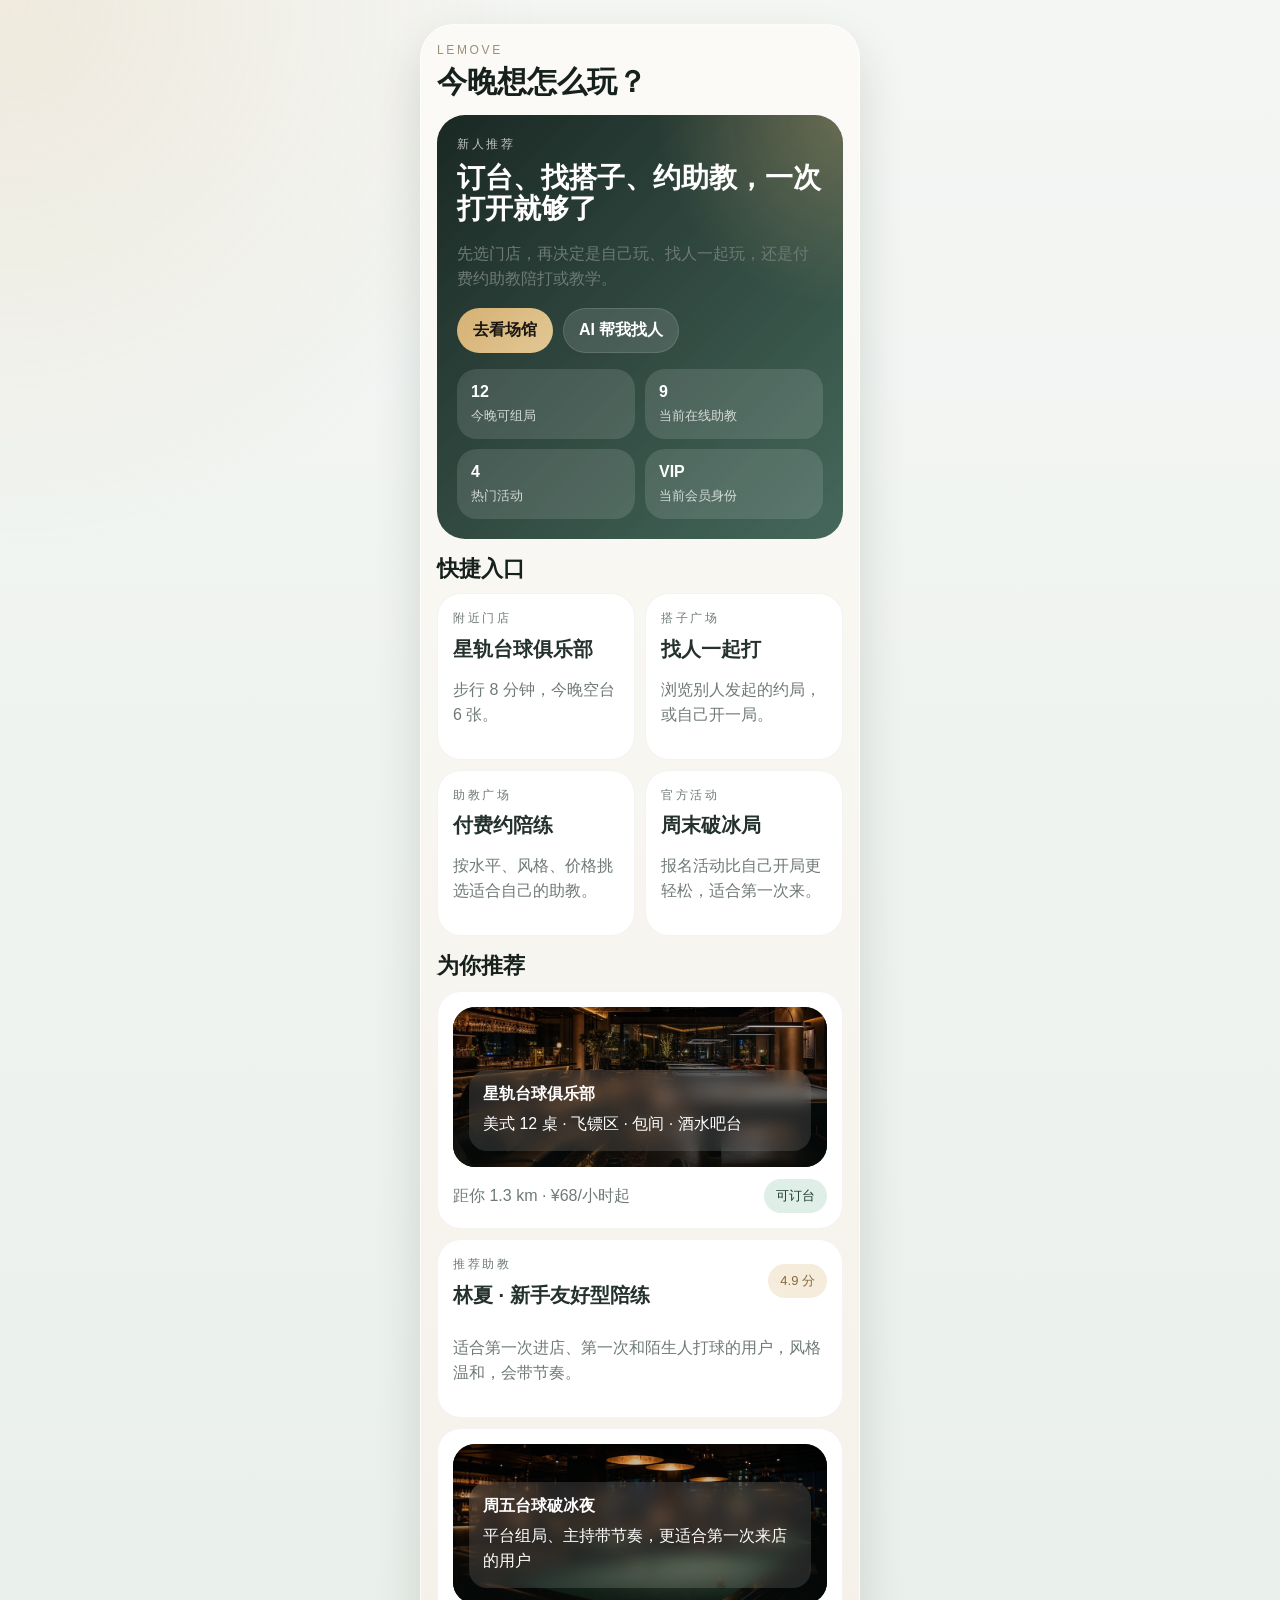
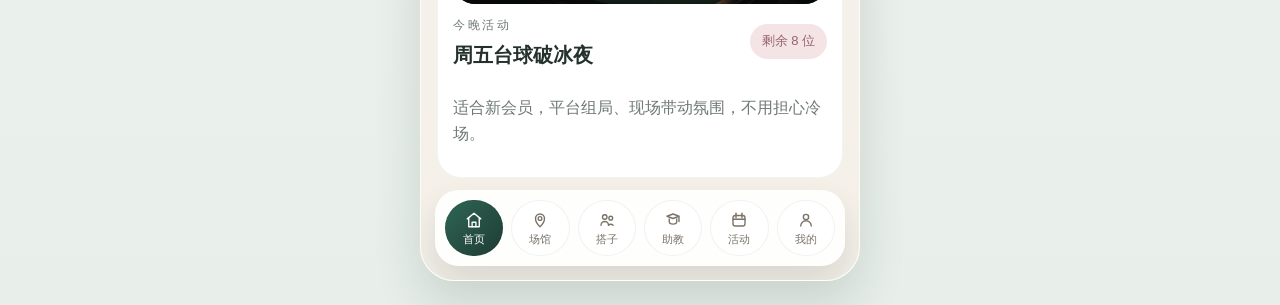
<file: index.html>
<!DOCTYPE html>
<html lang="zh-CN">
  <head>
    <meta charset="UTF-8" />
    <meta name="viewport" content="width=device-width, initial-scale=1.0, viewport-fit=cover" />
    <title>乐动平台 - 首页</title>
    <link rel="stylesheet" href="./app.css" />
  </head>
  <body data-page="home">
    <div class="demo-shell">
      <div class="phone">
        <main class="page">
          <header class="page-head">
            <div class="page-title-wrap">
              <p class="eyebrow">LeMove</p>
              <h1>今晚想怎么玩？</h1>
            </div>
          </header>

          <section class="hero-card">
            <p class="eyebrow" style="color: rgba(255,255,255,0.72)">新人推荐</p>
            <h2>订台、找搭子、约助教，一次打开就够了</h2>
            <p>先选门店，再决定是自己玩、找人一起玩，还是付费约助教陪打或教学。</p>
            <div class="hero-actions">
              <a class="primary-btn" href="venues.html">去看场馆</a>
              <a class="ghost-btn" href="ai-match.html">AI 帮我找人</a>
            </div>
            <div class="metrics">
              <div class="metric">
                <strong>12</strong>
                <span>今晚可组局</span>
              </div>
              <div class="metric">
                <strong>9</strong>
                <span>当前在线助教</span>
              </div>
              <div class="metric">
                <strong>4</strong>
                <span>热门活动</span>
              </div>
              <div class="metric">
                <strong>VIP</strong>
                <span>当前会员身份</span>
              </div>
            </div>
          </section>

          <section class="section">
            <div class="section-head">
              <h2 class="section-title">快捷入口</h2>
            </div>
            <div class="quick-grid">
              <a class="card" href="venue-detail.html">
                <p class="meta-label">附近门店</p>
                <h3 class="card-title">星轨台球俱乐部</h3>
                <p>步行 8 分钟，今晚空台 6 张。</p>
              </a>
              <a class="card" href="buddies.html">
                <p class="meta-label">搭子广场</p>
                <h3 class="card-title">找人一起打</h3>
                <p>浏览别人发起的约局，或自己开一局。</p>
              </a>
              <a class="card" href="coaches.html">
                <p class="meta-label">助教广场</p>
                <h3 class="card-title">付费约陪练</h3>
                <p>按水平、风格、价格挑选适合自己的助教。</p>
              </a>
              <a class="card" href="events.html">
                <p class="meta-label">官方活动</p>
                <h3 class="card-title">周末破冰局</h3>
                <p>报名活动比自己开局更轻松，适合第一次来。</p>
              </a>
            </div>
          </section>

          <section class="section">
            <div class="section-head">
              <h2 class="section-title">为你推荐</h2>
            </div>
            <div class="list-stack">
              <a class="list-card" href="venue-detail.html">
                <div class="cover has-image">
                  <img src="./lounge.jpg" alt="场馆环境图" />
                  <div class="cover-inner">
                    <div class="overlay-card">
                      <strong>星轨台球俱乐部</strong>
                      <p>美式 12 桌 · 飞镖区 · 包间 · 酒水吧台</p>
                    </div>
                  </div>
                </div>
                <div class="info-row">
                  <span>距你 1.3 km · ¥68/小时起</span>
                  <span class="pill green">可订台</span>
                </div>
              </a>

              <a class="list-card" href="coach-detail.html">
                <div class="info-row">
                  <div>
                    <p class="meta-label">推荐助教</p>
                    <h3>林夏 · 新手友好型陪练</h3>
                  </div>
                  <span class="pill gold">4.9 分</span>
                </div>
                <p>适合第一次进店、第一次和陌生人打球的用户，风格温和，会带节奏。</p>
              </a>

              <a class="list-card" href="event-detail.html">
                <div class="cover has-image">
                  <img src="./lamp.jpg" alt="活动氛围图" />
                  <div class="cover-inner">
                    <div class="overlay-card">
                      <strong>周五台球破冰夜</strong>
                      <p>平台组局、主持带节奏，更适合第一次来店的用户</p>
                    </div>
                  </div>
                </div>
                <div class="info-row">
                  <div>
                    <p class="meta-label">今晚活动</p>
                    <h3>周五台球破冰夜</h3>
                  </div>
                  <span class="pill rose">剩余 8 位</span>
                </div>
                <p>适合新会员，平台组局、现场带动氛围，不用担心冷场。</p>
              </a>
            </div>
          </section>
        </main>

        <nav class="tabbar">
          <a class="tab" data-tab="home" href="index.html">首页</a>
          <a class="tab" data-tab="venues" href="venues.html">场馆</a>
          <a class="tab" data-tab="buddies" href="buddies.html">搭子</a>
          <a class="tab" data-tab="coaches" href="coaches.html">助教</a>
          <a class="tab" data-tab="events" href="events.html">活动</a>
          <a class="tab" data-tab="profile" href="profile.html">我的</a>
        </nav>
      </div>
    </div>
    <div class="toast" id="toast"></div>
    <script src="./app.js"></script>
  </body>
</html>
</file>
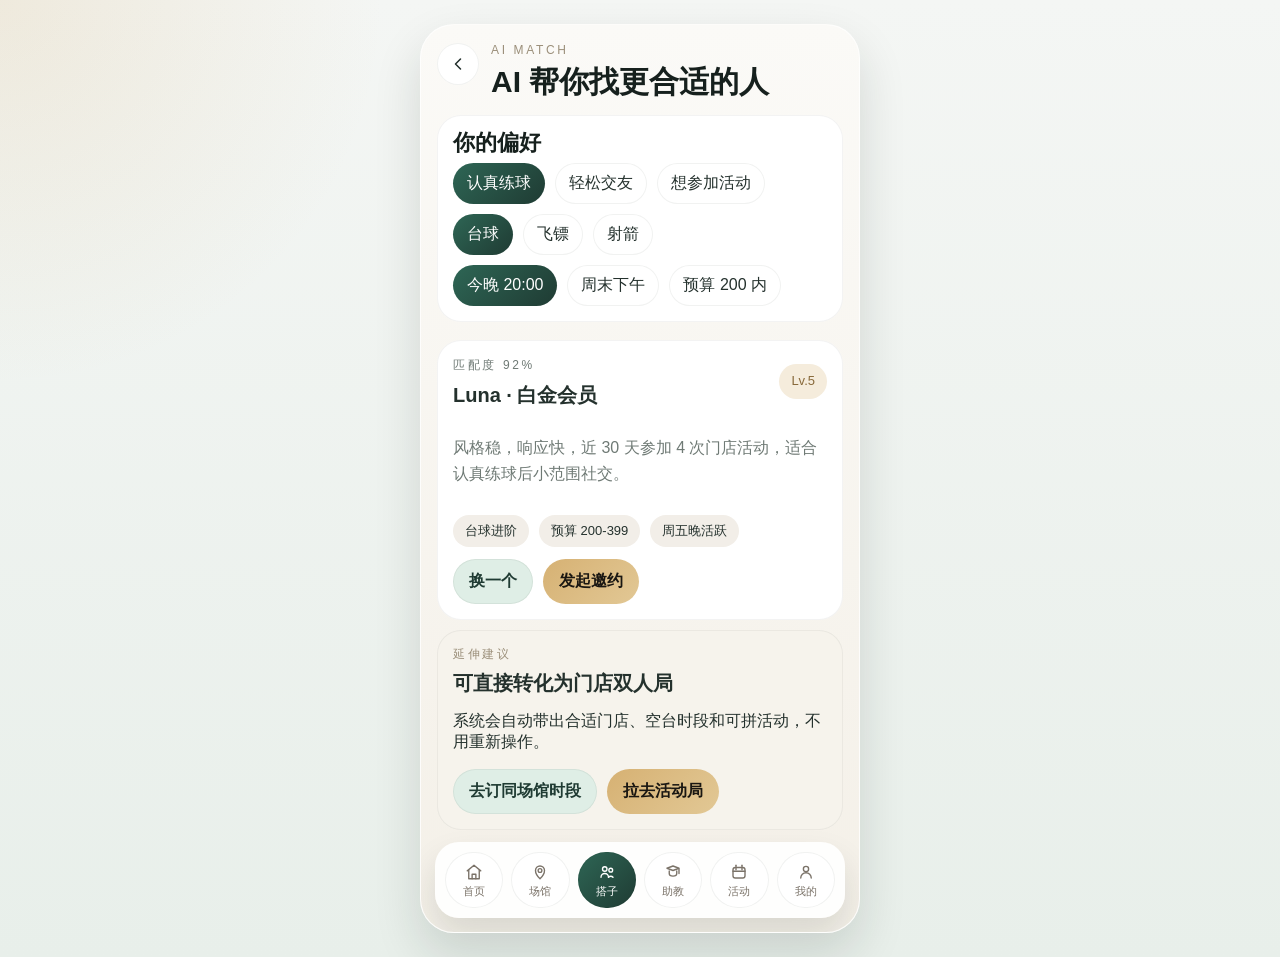
<file: ai-match.html>
<!DOCTYPE html>
<html lang="zh-CN">
  <head>
    <meta charset="UTF-8" />
    <meta name="viewport" content="width=device-width, initial-scale=1.0, viewport-fit=cover" />
    <title>乐动平台 - AI 搭子匹配</title>
    <link rel="stylesheet" href="./app.css" />
  </head>
  <body data-page="buddies">
    <div class="demo-shell">
      <div class="phone">
        <main class="page">
          <header class="page-head with-back">
            <button class="icon-btn" data-icon-button="back" aria-label="返回" data-back>返</button>
            <div class="page-title-wrap">
              <p class="eyebrow">AI Match</p>
              <h1>AI 帮你找更合适的人</h1>
            </div>
          </header>

          <section class="card">
            <div class="section-head" style="margin-bottom: 8px">
              <h2 class="section-title">你的偏好</h2>
            </div>
            <div class="chip-row" data-chip-group>
              <button class="chip active">认真练球</button>
              <button class="chip">轻松交友</button>
              <button class="chip">想参加活动</button>
            </div>
            <div class="chip-row" data-chip-group style="margin-top: 10px">
              <button class="chip active">台球</button>
              <button class="chip">飞镖</button>
              <button class="chip">射箭</button>
            </div>
            <div class="chip-row" data-chip-group style="margin-top: 10px">
              <button class="chip active">今晚 20:00</button>
              <button class="chip">周末下午</button>
              <button class="chip">预算 200 内</button>
            </div>
          </section>

          <section class="section">
            <div class="list-stack">
              <div class="list-card">
                <div class="info-row">
                  <div>
                    <p class="meta-label">匹配度 92%</p>
                    <h3>Luna · 白金会员</h3>
                  </div>
                  <span class="pill gold">Lv.5</span>
                </div>
                <p>风格稳，响应快，近 30 天参加 4 次门店活动，适合认真练球后小范围社交。</p>
                <div class="badge-row">
                  <span class="pill">台球进阶</span>
                  <span class="pill">预算 200-399</span>
                  <span class="pill">周五晚活跃</span>
                </div>
                <div class="dual-actions">
                  <button class="secondary-btn" data-toast="已换一位新的推荐人选">换一个</button>
                  <button class="primary-btn" data-toast="邀约已发出，系统已保留同场馆时段">发起邀约</button>
                </div>
              </div>

              <div class="summary-card">
                <p class="meta-label">延伸建议</p>
                <h3>可直接转化为门店双人局</h3>
                <p>系统会自动带出合适门店、空台时段和可拼活动，不用重新操作。</p>
                <div class="hero-actions">
                  <a class="secondary-btn" href="booking.html">去订同场馆时段</a>
                  <a class="primary-btn" href="event-detail.html">拉去活动局</a>
                </div>
              </div>
            </div>
          </section>
        </main>

        <nav class="tabbar">
          <a class="tab" data-tab="home" href="index.html">首页</a>
          <a class="tab" data-tab="venues" href="venues.html">场馆</a>
          <a class="tab" data-tab="buddies" href="buddies.html">搭子</a>
          <a class="tab" data-tab="coaches" href="coaches.html">助教</a>
          <a class="tab" data-tab="events" href="events.html">活动</a>
          <a class="tab" data-tab="profile" href="profile.html">我的</a>
        </nav>
      </div>
    </div>
    <div class="toast" id="toast"></div>
    <script src="./app.js"></script>
  </body>
</html>
</file>
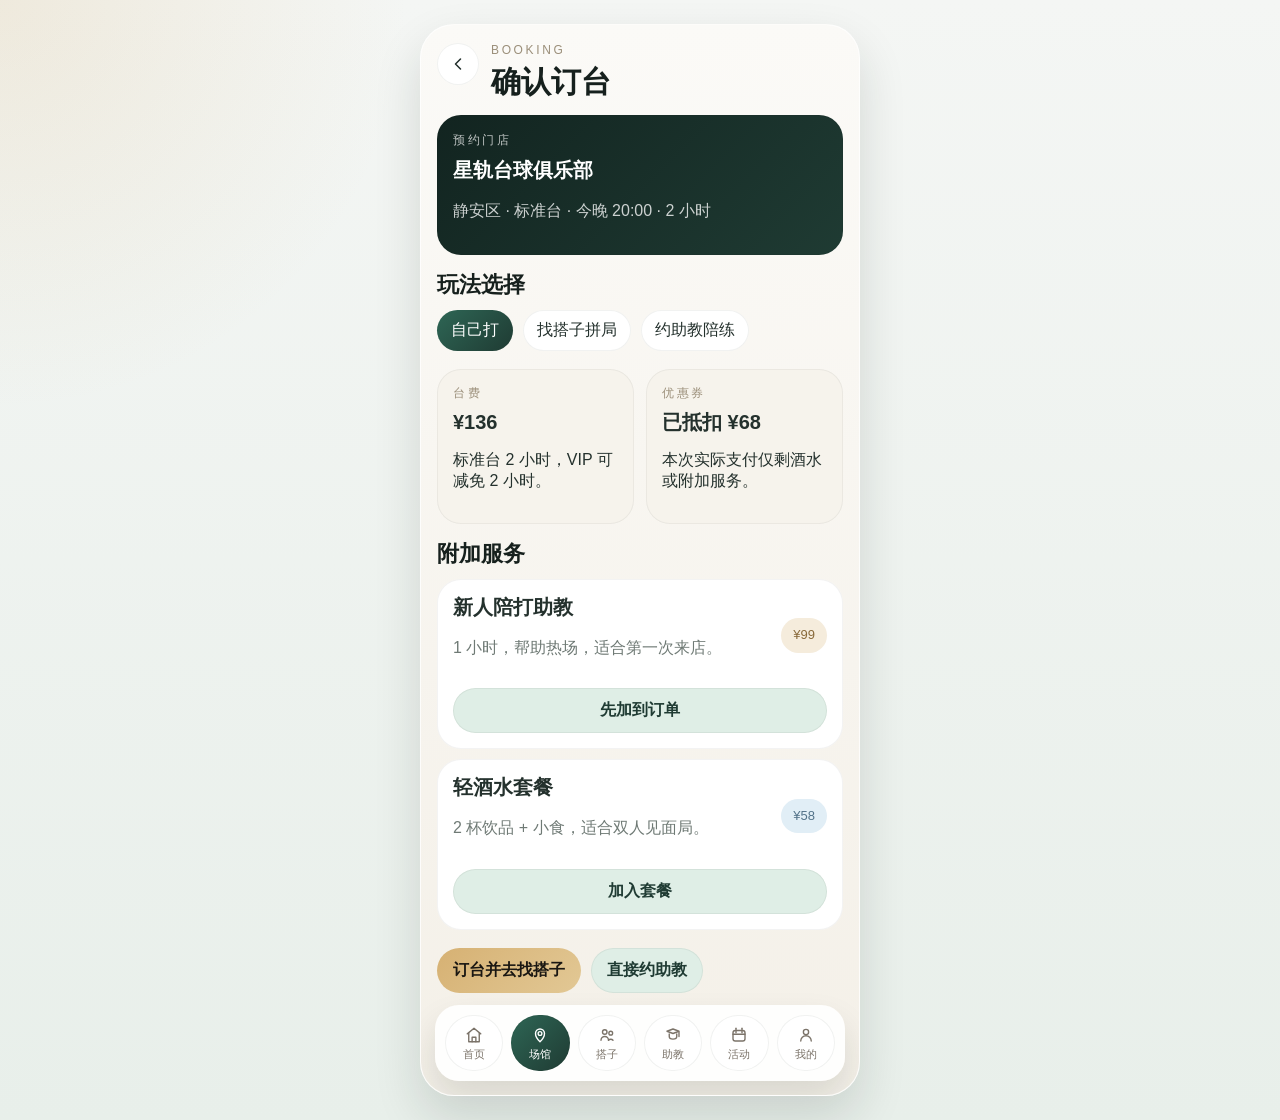
<file: booking.html>
<!DOCTYPE html>
<html lang="zh-CN">
  <head>
    <meta charset="UTF-8" />
    <meta name="viewport" content="width=device-width, initial-scale=1.0, viewport-fit=cover" />
    <title>乐动平台 - 订台</title>
    <link rel="stylesheet" href="./app.css" />
  </head>
  <body data-page="venues">
    <div class="demo-shell">
      <div class="phone">
        <main class="page">
          <header class="page-head with-back">
            <button class="icon-btn" data-icon-button="back" aria-label="返回" data-back>返</button>
            <div class="page-title-wrap">
              <p class="eyebrow">Booking</p>
              <h1>确认订台</h1>
            </div>
          </header>

          <section class="card dark">
            <p class="meta-label" style="color: rgba(255,255,255,0.72)">预约门店</p>
            <h3 class="card-title">星轨台球俱乐部</h3>
            <p>静安区 · 标准台 · 今晚 20:00 · 2 小时</p>
          </section>

          <section class="section">
            <div class="section-head">
              <h2 class="section-title">玩法选择</h2>
            </div>
            <div class="mini-tabs" data-chip-group>
              <button class="seg-btn active">自己打</button>
              <button class="seg-btn">找搭子拼局</button>
              <button class="seg-btn">约助教陪练</button>
            </div>
          </section>

          <section class="section">
            <div class="summary-grid">
              <div class="summary-card">
                <p class="meta-label">台费</p>
                <h3>¥136</h3>
                <p>标准台 2 小时，VIP 可减免 2 小时。</p>
              </div>
              <div class="summary-card">
                <p class="meta-label">优惠券</p>
                <h3>已抵扣 ¥68</h3>
                <p>本次实际支付仅剩酒水或附加服务。</p>
              </div>
            </div>
          </section>

          <section class="section">
            <div class="section-head">
              <h2 class="section-title">附加服务</h2>
            </div>
            <div class="list-stack">
              <div class="list-card">
                <div class="info-row">
                  <div>
                    <h3>新人陪打助教</h3>
                    <p>1 小时，帮助热场，适合第一次来店。</p>
                  </div>
                  <span class="pill gold">¥99</span>
                </div>
                <button class="secondary-btn" data-toast="已加入助教候选，下单后可继续选择">先加到订单</button>
              </div>
              <div class="list-card">
                <div class="info-row">
                  <div>
                    <h3>轻酒水套餐</h3>
                    <p>2 杯饮品 + 小食，适合双人见面局。</p>
                  </div>
                  <span class="pill blue">¥58</span>
                </div>
                <button class="secondary-btn" data-toast="酒水套餐已加入订单">加入套餐</button>
              </div>
            </div>
          </section>

          <section class="section section-stack">
            <a class="primary-btn" href="buddies.html">订台并去找搭子</a>
            <a class="secondary-btn" href="coach-booking.html">直接约助教</a>
          </section>
        </main>

        <nav class="tabbar">
          <a class="tab" data-tab="home" href="index.html">首页</a>
          <a class="tab" data-tab="venues" href="venues.html">场馆</a>
          <a class="tab" data-tab="buddies" href="buddies.html">搭子</a>
          <a class="tab" data-tab="coaches" href="coaches.html">助教</a>
          <a class="tab" data-tab="events" href="events.html">活动</a>
          <a class="tab" data-tab="profile" href="profile.html">我的</a>
        </nav>
      </div>
    </div>
    <div class="toast" id="toast"></div>
    <script src="./app.js"></script>
  </body>
</html>
</file>
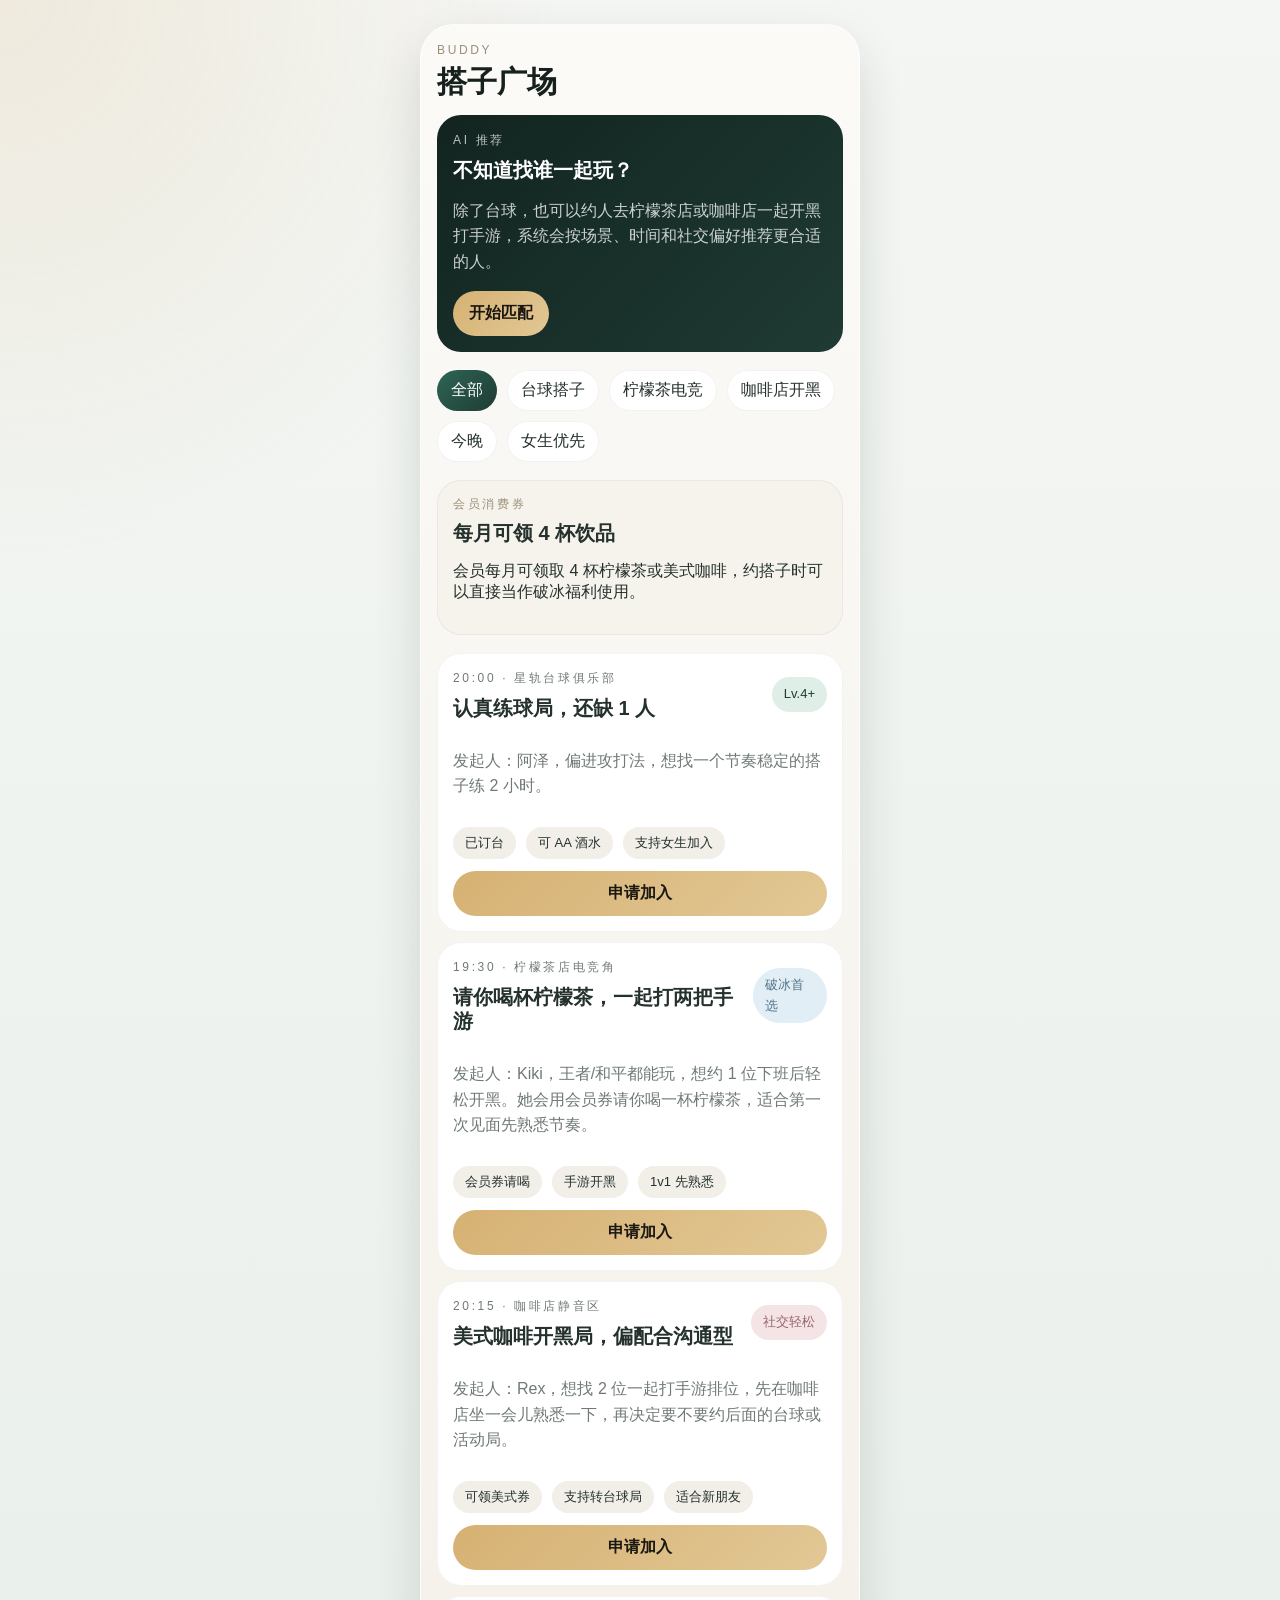
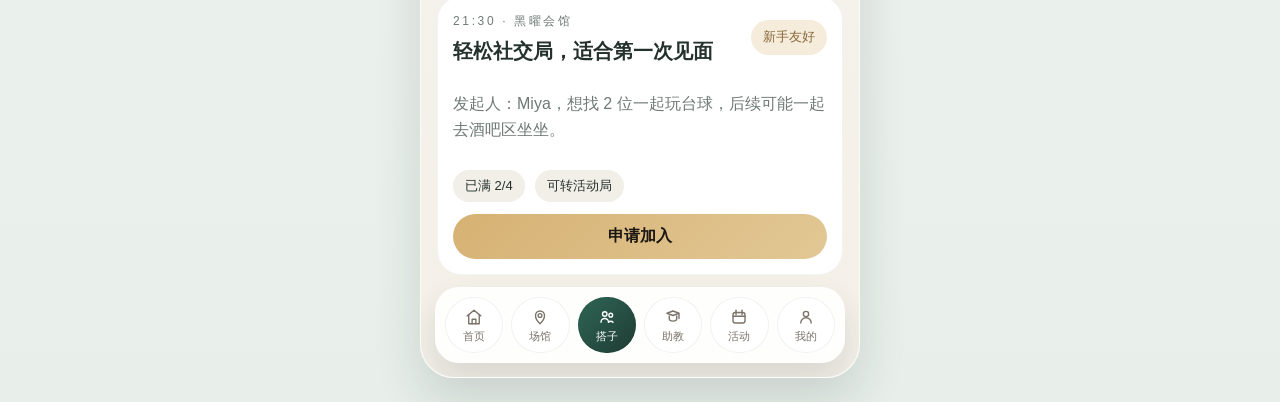
<file: buddies.html>
<!DOCTYPE html>
<html lang="zh-CN">
  <head>
    <meta charset="UTF-8" />
    <meta name="viewport" content="width=device-width, initial-scale=1.0, viewport-fit=cover" />
    <title>乐动平台 - 搭子</title>
    <link rel="stylesheet" href="./app.css" />
  </head>
  <body data-page="buddies">
    <div class="demo-shell">
      <div class="phone">
        <main class="page">
          <header class="page-head">
            <div class="page-title-wrap">
              <p class="eyebrow">Buddy</p>
              <h1>搭子广场</h1>
            </div>
          </header>

          <section class="card dark">
            <p class="meta-label" style="color: rgba(255,255,255,0.72)">AI 推荐</p>
            <h3 class="card-title">不知道找谁一起玩？</h3>
            <p>除了台球，也可以约人去柠檬茶店或咖啡店一起开黑打手游，系统会按场景、时间和社交偏好推荐更合适的人。</p>
            <div class="hero-actions">
              <a class="primary-btn" href="ai-match.html">开始匹配</a>
            </div>
          </section>

          <section class="section">
            <div class="chip-row" data-buddy-filters>
              <button class="chip active" data-scene-filter="all">全部</button>
              <button class="chip" data-scene-filter="billiards">台球搭子</button>
              <button class="chip" data-scene-filter="lemontea">柠檬茶电竞</button>
              <button class="chip" data-scene-filter="coffee">咖啡店开黑</button>
              <button class="chip" data-extra-filter="tonight">今晚</button>
              <button class="chip" data-extra-filter="female">女生优先</button>
            </div>
          </section>

          <section class="section">
            <div class="summary-card">
              <p class="meta-label">会员消费券</p>
              <h3>每月可领 4 杯饮品</h3>
              <p>会员每月可领取 4 杯柠檬茶或美式咖啡，约搭子时可以直接当作破冰福利使用。</p>
            </div>
          </section>

          <section class="section">
            <div class="list-stack">
              <div class="list-card" data-buddy-card data-scene="billiards" data-filters="tonight,female">
                <div class="info-row">
                  <div>
                    <p class="meta-label">20:00 · 星轨台球俱乐部</p>
                    <h3>认真练球局，还缺 1 人</h3>
                  </div>
                  <span class="pill green">Lv.4+</span>
                </div>
                <p>发起人：阿泽，偏进攻打法，想找一个节奏稳定的搭子练 2 小时。</p>
                <div class="badge-row">
                  <span class="pill">已订台</span>
                  <span class="pill">可 AA 酒水</span>
                  <span class="pill">支持女生加入</span>
                </div>
                <button class="primary-btn" data-toast="已发送加入申请，等待对方确认">申请加入</button>
              </div>

              <div class="list-card" data-buddy-card data-scene="lemontea" data-filters="tonight,female">
                <div class="info-row">
                  <div>
                    <p class="meta-label">19:30 · 柠檬茶店电竞角</p>
                    <h3>请你喝杯柠檬茶，一起打两把手游</h3>
                  </div>
                  <span class="pill blue">破冰首选</span>
                </div>
                <p>发起人：Kiki，王者/和平都能玩，想约 1 位下班后轻松开黑。她会用会员券请你喝一杯柠檬茶，适合第一次见面先熟悉节奏。</p>
                <div class="badge-row">
                  <span class="pill">会员券请喝</span>
                  <span class="pill">手游开黑</span>
                  <span class="pill">1v1 先熟悉</span>
                </div>
                <button class="primary-btn" data-toast="已发送柠檬茶开黑申请">申请加入</button>
              </div>

              <div class="list-card" data-buddy-card data-scene="coffee" data-filters="tonight">
                <div class="info-row">
                  <div>
                    <p class="meta-label">20:15 · 咖啡店静音区</p>
                    <h3>美式咖啡开黑局，偏配合沟通型</h3>
                  </div>
                  <span class="pill rose">社交轻松</span>
                </div>
                <p>发起人：Rex，想找 2 位一起打手游排位，先在咖啡店坐一会儿熟悉一下，再决定要不要约后面的台球或活动局。</p>
                <div class="badge-row">
                  <span class="pill">可领美式券</span>
                  <span class="pill">支持转台球局</span>
                  <span class="pill">适合新朋友</span>
                </div>
                <button class="primary-btn" data-toast="已发送咖啡店开黑申请">申请加入</button>
              </div>

              <div class="list-card" data-buddy-card data-scene="billiards" data-filters="tonight">
                <div class="info-row">
                  <div>
                    <p class="meta-label">21:30 · 黑曜会馆</p>
                    <h3>轻松社交局，适合第一次见面</h3>
                  </div>
                  <span class="pill gold">新手友好</span>
                </div>
                <p>发起人：Miya，想找 2 位一起玩台球，后续可能一起去酒吧区坐坐。</p>
                <div class="badge-row">
                  <span class="pill">已满 2/4</span>
                  <span class="pill">可转活动局</span>
                </div>
                <button class="primary-btn" data-toast="申请已发出，可在我的约局里查看状态">申请加入</button>
              </div>
            </div>
          </section>
        </main>

        <nav class="tabbar">
          <a class="tab" data-tab="home" href="index.html">首页</a>
          <a class="tab" data-tab="venues" href="venues.html">场馆</a>
          <a class="tab" data-tab="buddies" href="buddies.html">搭子</a>
          <a class="tab" data-tab="coaches" href="coaches.html">助教</a>
          <a class="tab" data-tab="events" href="events.html">活动</a>
          <a class="tab" data-tab="profile" href="profile.html">我的</a>
        </nav>
      </div>
    </div>
    <div class="toast" id="toast"></div>
    <script src="./app.js"></script>
  </body>
</html>
</file>
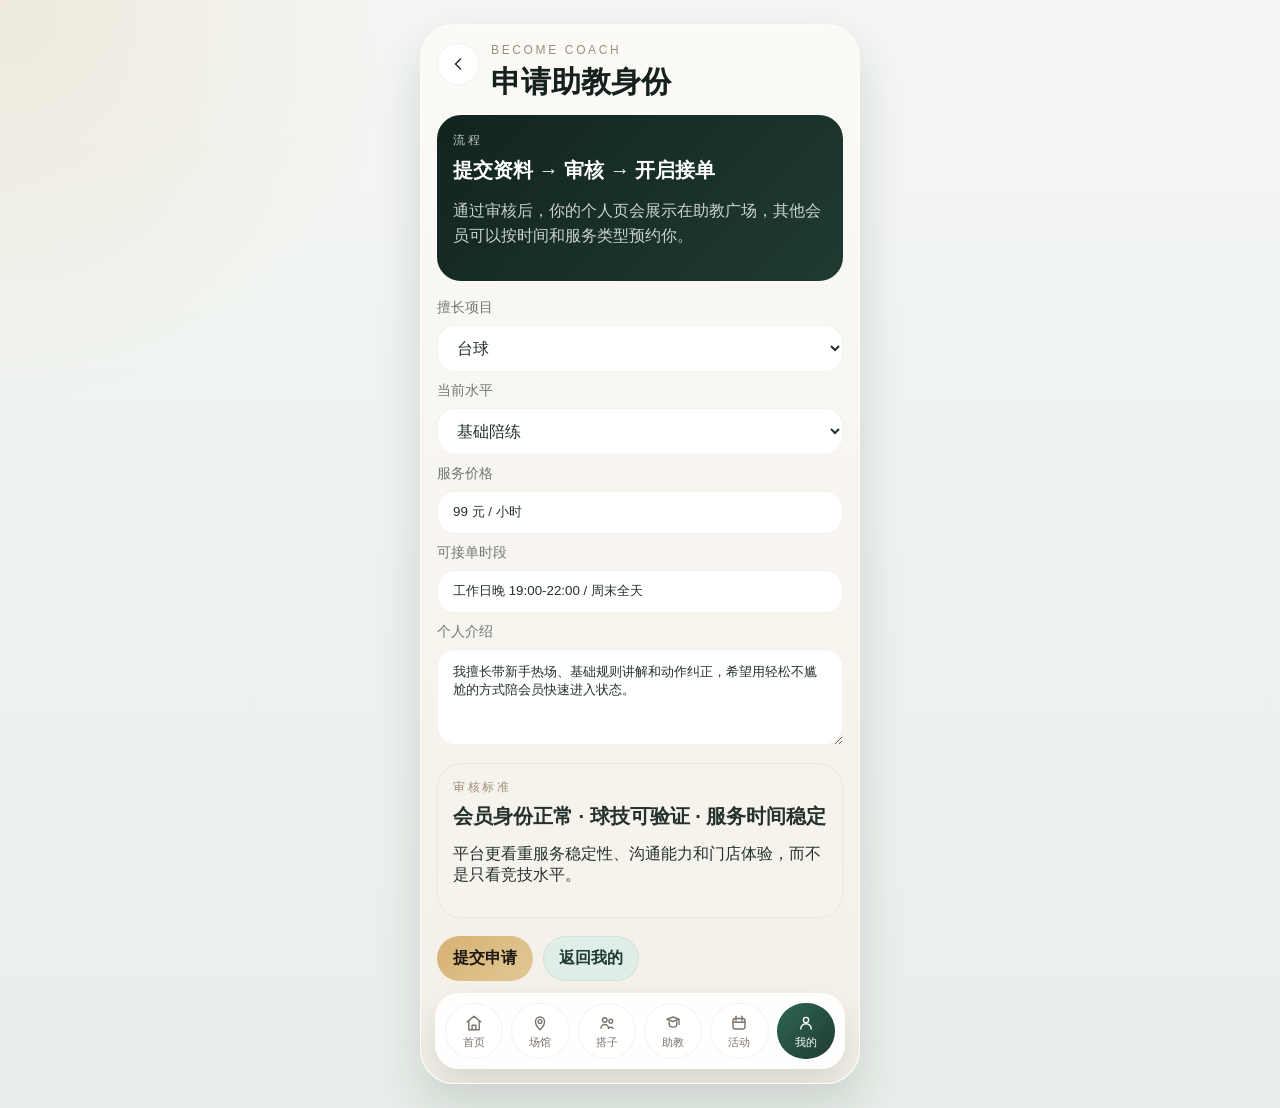
<file: coach-apply.html>
<!DOCTYPE html>
<html lang="zh-CN">
  <head>
    <meta charset="UTF-8" />
    <meta name="viewport" content="width=device-width, initial-scale=1.0, viewport-fit=cover" />
    <title>乐动平台 - 申请助教</title>
    <link rel="stylesheet" href="./app.css" />
  </head>
  <body data-page="profile">
    <div class="demo-shell">
      <div class="phone">
        <main class="page">
          <header class="page-head with-back">
            <button class="icon-btn" data-icon-button="back" aria-label="返回" data-back>返</button>
            <div class="page-title-wrap">
              <p class="eyebrow">Become Coach</p>
              <h1>申请助教身份</h1>
            </div>
          </header>

          <section class="card dark">
            <p class="meta-label" style="color: rgba(255,255,255,0.72)">流程</p>
            <h3 class="card-title">提交资料 → 审核 → 开启接单</h3>
            <p>通过审核后，你的个人页会展示在助教广场，其他会员可以按时间和服务类型预约你。</p>
          </section>

          <section class="section">
            <div class="form-grid">
              <div class="field">
                <label>擅长项目</label>
                <select>
                  <option>台球</option>
                  <option>飞镖</option>
                  <option>射箭</option>
                </select>
              </div>
              <div class="field">
                <label>当前水平</label>
                <select>
                  <option>基础陪练</option>
                  <option>进阶教学</option>
                  <option>比赛热身</option>
                </select>
              </div>
              <div class="field">
                <label>服务价格</label>
                <input type="text" value="99 元 / 小时" />
              </div>
              <div class="field">
                <label>可接单时段</label>
                <input type="text" value="工作日晚 19:00-22:00 / 周末全天" />
              </div>
              <div class="field">
                <label>个人介绍</label>
                <textarea>我擅长带新手热场、基础规则讲解和动作纠正，希望用轻松不尴尬的方式陪会员快速进入状态。</textarea>
              </div>
            </div>
          </section>

          <section class="section">
            <div class="summary-card">
              <p class="meta-label">审核标准</p>
              <h3>会员身份正常 · 球技可验证 · 服务时间稳定</h3>
              <p>平台更看重服务稳定性、沟通能力和门店体验，而不是只看竞技水平。</p>
            </div>
          </section>

          <section class="section section-stack">
            <button class="primary-btn" data-toast="申请已提交，预计 1-2 个工作日审核">提交申请</button>
            <a class="secondary-btn" href="profile.html">返回我的</a>
          </section>
        </main>

        <nav class="tabbar">
          <a class="tab" data-tab="home" href="index.html">首页</a>
          <a class="tab" data-tab="venues" href="venues.html">场馆</a>
          <a class="tab" data-tab="buddies" href="buddies.html">搭子</a>
          <a class="tab" data-tab="coaches" href="coaches.html">助教</a>
          <a class="tab" data-tab="events" href="events.html">活动</a>
          <a class="tab" data-tab="profile" href="profile.html">我的</a>
        </nav>
      </div>
    </div>
    <div class="toast" id="toast"></div>
    <script src="./app.js"></script>
  </body>
</html>
</file>
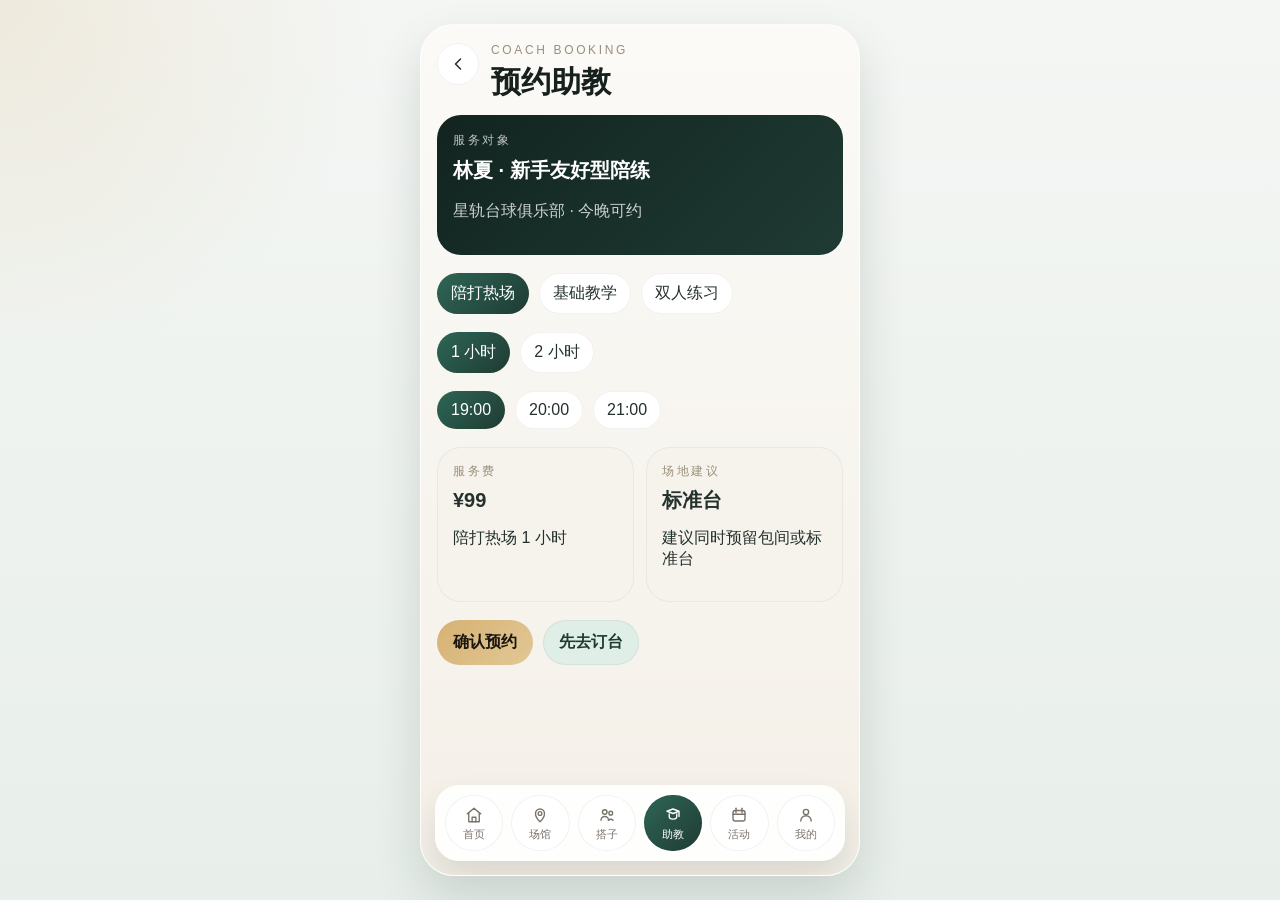
<file: coach-booking.html>
<!DOCTYPE html>
<html lang="zh-CN">
  <head>
    <meta charset="UTF-8" />
    <meta name="viewport" content="width=device-width, initial-scale=1.0, viewport-fit=cover" />
    <title>乐动平台 - 预约助教</title>
    <link rel="stylesheet" href="./app.css" />
  </head>
  <body data-page="coaches">
    <div class="demo-shell">
      <div class="phone">
        <main class="page">
          <header class="page-head with-back">
            <button class="icon-btn" data-icon-button="back" aria-label="返回" data-back>返</button>
            <div class="page-title-wrap">
              <p class="eyebrow">Coach Booking</p>
              <h1>预约助教</h1>
            </div>
          </header>

          <section class="card dark">
            <p class="meta-label" style="color: rgba(255,255,255,0.72)">服务对象</p>
            <h3 class="card-title">林夏 · 新手友好型陪练</h3>
            <p>星轨台球俱乐部 · 今晚可约</p>
          </section>

          <section class="section">
            <div class="mini-tabs" data-chip-group>
              <button class="seg-btn active">陪打热场</button>
              <button class="seg-btn">基础教学</button>
              <button class="seg-btn">双人练习</button>
            </div>
          </section>

          <section class="section">
            <div class="times" data-chip-group>
              <button class="slot active">1 小时</button>
              <button class="slot">2 小时</button>
            </div>
          </section>

          <section class="section">
            <div class="times" data-chip-group>
              <button class="slot active">19:00</button>
              <button class="slot">20:00</button>
              <button class="slot">21:00</button>
            </div>
          </section>

          <section class="section">
            <div class="summary-grid">
              <div class="summary-card">
                <p class="meta-label">服务费</p>
                <h3>¥99</h3>
                <p>陪打热场 1 小时</p>
              </div>
              <div class="summary-card">
                <p class="meta-label">场地建议</p>
                <h3>标准台</h3>
                <p>建议同时预留包间或标准台</p>
              </div>
            </div>
          </section>

          <section class="section section-stack">
            <button class="primary-btn" data-toast="预约成功，已同步到我的订单">确认预约</button>
            <a class="secondary-btn" href="booking.html">先去订台</a>
          </section>
        </main>

        <nav class="tabbar">
          <a class="tab" data-tab="home" href="index.html">首页</a>
          <a class="tab" data-tab="venues" href="venues.html">场馆</a>
          <a class="tab" data-tab="buddies" href="buddies.html">搭子</a>
          <a class="tab" data-tab="coaches" href="coaches.html">助教</a>
          <a class="tab" data-tab="events" href="events.html">活动</a>
          <a class="tab" data-tab="profile" href="profile.html">我的</a>
        </nav>
      </div>
    </div>
    <div class="toast" id="toast"></div>
    <script src="./app.js"></script>
  </body>
</html>
</file>
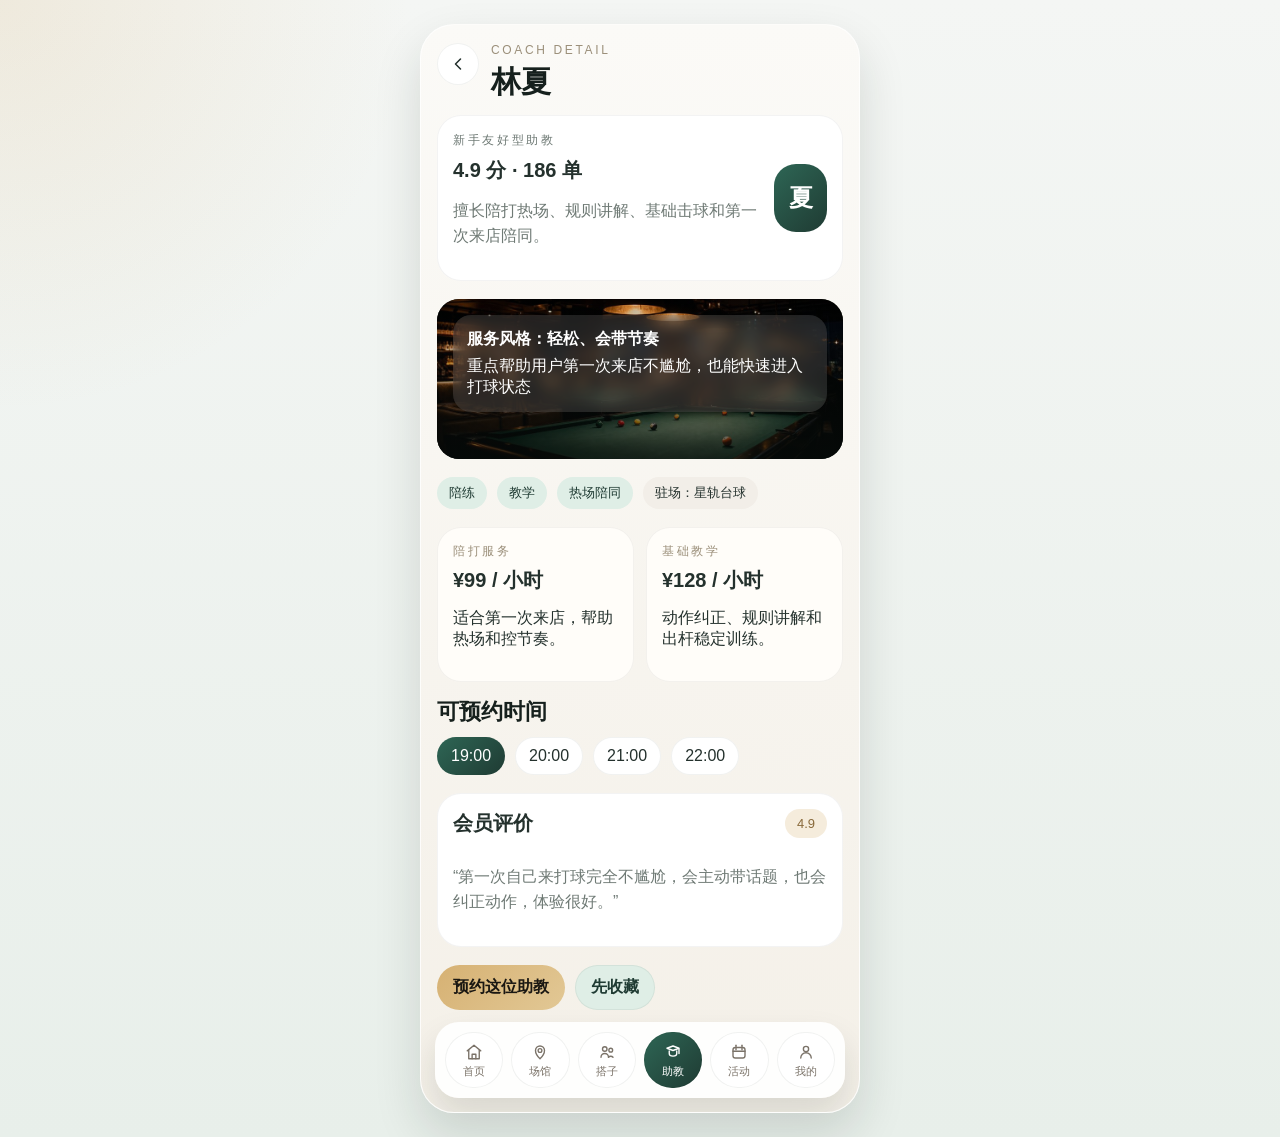
<file: coach-detail.html>
<!DOCTYPE html>
<html lang="zh-CN">
  <head>
    <meta charset="UTF-8" />
    <meta name="viewport" content="width=device-width, initial-scale=1.0, viewport-fit=cover" />
    <title>乐动平台 - 助教详情</title>
    <link rel="stylesheet" href="./app.css" />
  </head>
  <body data-page="coaches">
    <div class="demo-shell">
      <div class="phone">
        <main class="page">
          <header class="page-head with-back">
            <button class="icon-btn" data-icon-button="back" aria-label="返回" data-back>返</button>
            <div class="page-title-wrap">
              <p class="eyebrow">Coach Detail</p>
              <h1>林夏</h1>
            </div>
          </header>

          <section class="card">
            <div class="profile-head">
              <div>
                <p class="meta-label">新手友好型助教</p>
                <h3 class="card-title">4.9 分 · 186 单</h3>
                <p>擅长陪打热场、规则讲解、基础击球和第一次来店陪同。</p>
              </div>
              <div class="avatar">夏</div>
            </div>
          </section>

          <section class="section">
            <div class="cover has-image">
              <img src="./lamp.jpg" alt="助教服务现场图" />
              <div class="cover-inner">
                <div class="overlay-card">
                  <strong>服务风格：轻松、会带节奏</strong>
                  <p>重点帮助用户第一次来店不尴尬，也能快速进入打球状态</p>
                </div>
              </div>
            </div>
          </section>

          <section class="section">
            <div class="badge-row">
              <span class="pill green">陪练</span>
              <span class="pill green">教学</span>
              <span class="pill green">热场陪同</span>
              <span class="pill">驻场：星轨台球</span>
            </div>
          </section>

          <section class="section">
            <div class="price-grid">
              <div class="price-card">
                <p class="meta-label">陪打服务</p>
                <h3>¥99 / 小时</h3>
                <p>适合第一次来店，帮助热场和控节奏。</p>
              </div>
              <div class="price-card">
                <p class="meta-label">基础教学</p>
                <h3>¥128 / 小时</h3>
                <p>动作纠正、规则讲解和出杆稳定训练。</p>
              </div>
            </div>
          </section>

          <section class="section">
            <div class="section-head">
              <h2 class="section-title">可预约时间</h2>
            </div>
            <div class="times" data-chip-group>
              <button class="slot active">19:00</button>
              <button class="slot">20:00</button>
              <button class="slot">21:00</button>
              <button class="slot">22:00</button>
            </div>
          </section>

          <section class="section">
            <div class="review-list">
              <div class="review-card">
                <div class="review-score">
                  <h3>会员评价</h3>
                  <span class="pill gold">4.9</span>
                </div>
                <p>“第一次自己来打球完全不尴尬，会主动带话题，也会纠正动作，体验很好。”</p>
              </div>
            </div>
          </section>

          <section class="section section-stack">
            <a class="primary-btn" href="coach-booking.html">预约这位助教</a>
            <button class="secondary-btn" data-toast="已收藏到我的常用助教">先收藏</button>
          </section>
        </main>

        <nav class="tabbar">
          <a class="tab" data-tab="home" href="index.html">首页</a>
          <a class="tab" data-tab="venues" href="venues.html">场馆</a>
          <a class="tab" data-tab="buddies" href="buddies.html">搭子</a>
          <a class="tab" data-tab="coaches" href="coaches.html">助教</a>
          <a class="tab" data-tab="events" href="events.html">活动</a>
          <a class="tab" data-tab="profile" href="profile.html">我的</a>
        </nav>
      </div>
    </div>
    <div class="toast" id="toast"></div>
    <script src="./app.js"></script>
  </body>
</html>
</file>
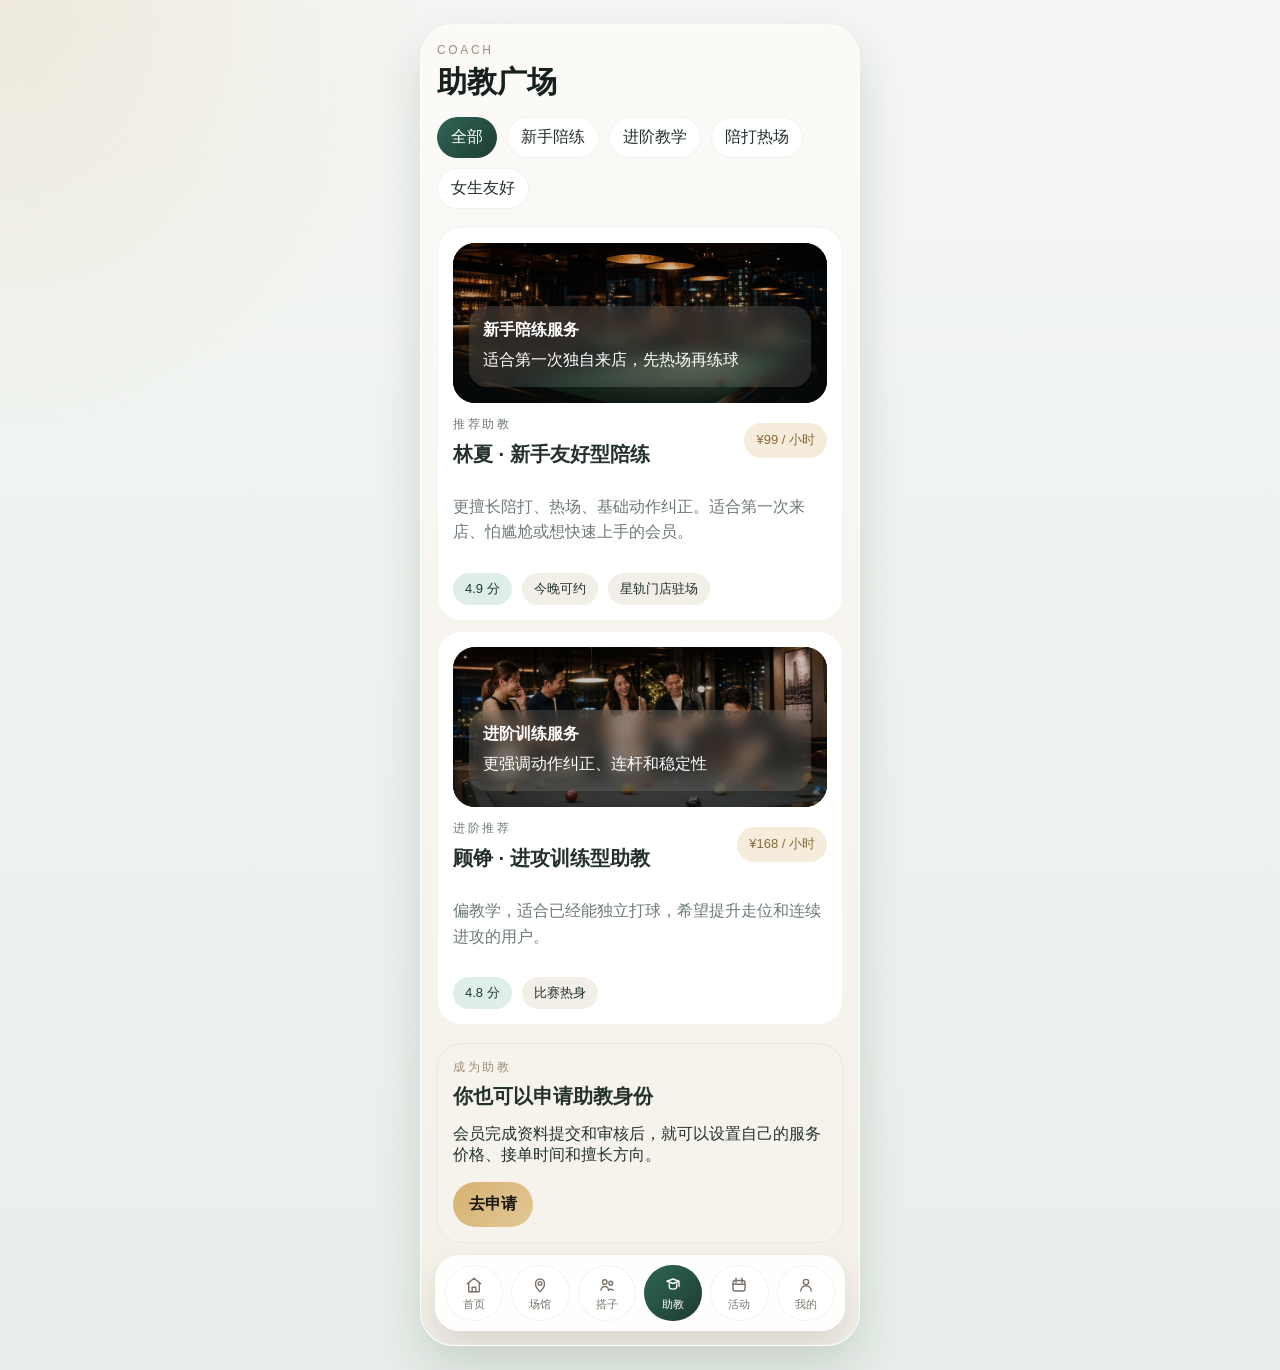
<file: coaches.html>
<!DOCTYPE html>
<html lang="zh-CN">
  <head>
    <meta charset="UTF-8" />
    <meta name="viewport" content="width=device-width, initial-scale=1.0, viewport-fit=cover" />
    <title>乐动平台 - 助教</title>
    <link rel="stylesheet" href="./app.css" />
  </head>
  <body data-page="coaches">
    <div class="demo-shell">
      <div class="phone">
        <main class="page">
          <header class="page-head">
            <div class="page-title-wrap">
              <p class="eyebrow">Coach</p>
              <h1>助教广场</h1>
            </div>
          </header>

          <section class="section">
            <div class="chip-row" data-chip-group>
              <button class="chip active">全部</button>
              <button class="chip">新手陪练</button>
              <button class="chip">进阶教学</button>
              <button class="chip">陪打热场</button>
              <button class="chip">女生友好</button>
            </div>
          </section>

          <section class="section">
            <div class="list-stack">
              <a class="list-card" href="coach-detail.html">
                <div class="cover has-image">
                  <img src="./lamp.jpg" alt="助教服务场景图" />
                  <div class="cover-inner">
                    <div class="overlay-card">
                      <strong>新手陪练服务</strong>
                      <p>适合第一次独自来店，先热场再练球</p>
                    </div>
                  </div>
                </div>
                <div class="info-row">
                  <div>
                    <p class="meta-label">推荐助教</p>
                    <h3>林夏 · 新手友好型陪练</h3>
                  </div>
                  <span class="pill gold">¥99 / 小时</span>
                </div>
                <p>更擅长陪打、热场、基础动作纠正。适合第一次来店、怕尴尬或想快速上手的会员。</p>
                <div class="badge-row">
                  <span class="pill green">4.9 分</span>
                  <span class="pill">今晚可约</span>
                  <span class="pill">星轨门店驻场</span>
                </div>
              </a>

              <a class="list-card" href="coach-detail.html">
                <div class="cover alt has-image">
                  <img src="./team.jpg" alt="进阶训练场景图" />
                  <div class="cover-inner">
                    <div class="overlay-card">
                      <strong>进阶训练服务</strong>
                      <p>更强调动作纠正、连杆和稳定性</p>
                    </div>
                  </div>
                </div>
                <div class="info-row">
                  <div>
                    <p class="meta-label">进阶推荐</p>
                    <h3>顾铮 · 进攻训练型助教</h3>
                  </div>
                  <span class="pill gold">¥168 / 小时</span>
                </div>
                <p>偏教学，适合已经能独立打球，希望提升走位和连续进攻的用户。</p>
                <div class="badge-row">
                  <span class="pill green">4.8 分</span>
                  <span class="pill">比赛热身</span>
                </div>
              </a>
            </div>
          </section>

          <section class="section">
            <div class="summary-card">
              <p class="meta-label">成为助教</p>
              <h3>你也可以申请助教身份</h3>
              <p>会员完成资料提交和审核后，就可以设置自己的服务价格、接单时间和擅长方向。</p>
              <div class="hero-actions">
                <a class="primary-btn" href="coach-apply.html">去申请</a>
              </div>
            </div>
          </section>
        </main>

        <nav class="tabbar">
          <a class="tab" data-tab="home" href="index.html">首页</a>
          <a class="tab" data-tab="venues" href="venues.html">场馆</a>
          <a class="tab" data-tab="buddies" href="buddies.html">搭子</a>
          <a class="tab" data-tab="coaches" href="coaches.html">助教</a>
          <a class="tab" data-tab="events" href="events.html">活动</a>
          <a class="tab" data-tab="profile" href="profile.html">我的</a>
        </nav>
      </div>
    </div>
    <div class="toast" id="toast"></div>
    <script src="./app.js"></script>
  </body>
</html>
</file>
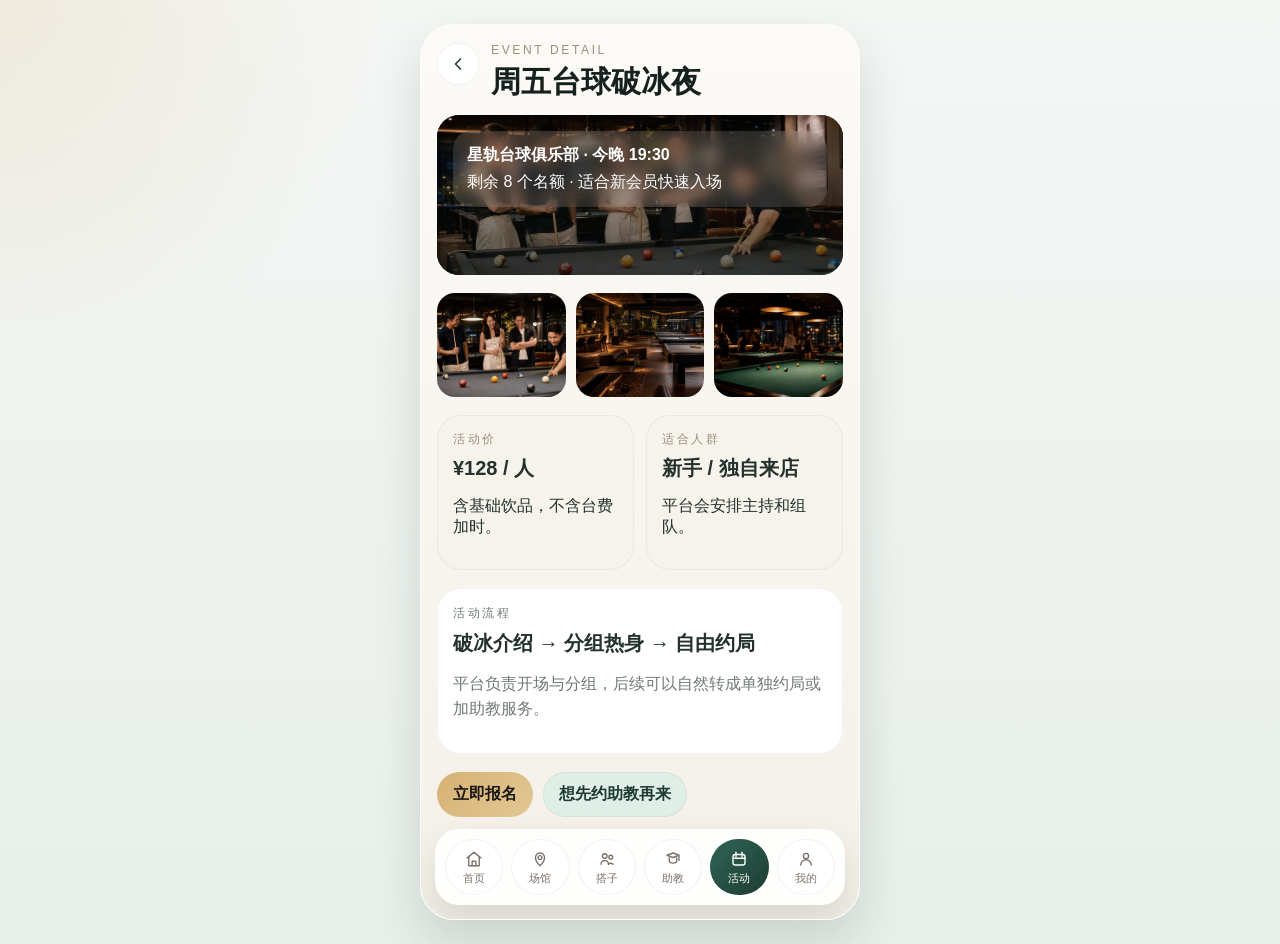
<file: event-detail.html>
<!DOCTYPE html>
<html lang="zh-CN">
  <head>
    <meta charset="UTF-8" />
    <meta name="viewport" content="width=device-width, initial-scale=1.0, viewport-fit=cover" />
    <title>乐动平台 - 活动详情</title>
    <link rel="stylesheet" href="./app.css" />
  </head>
  <body data-page="events">
    <div class="demo-shell">
      <div class="phone">
        <main class="page">
          <header class="page-head with-back">
            <button class="icon-btn" data-icon-button="back" aria-label="返回" data-back>返</button>
            <div class="page-title-wrap">
              <p class="eyebrow">Event Detail</p>
              <h1>周五台球破冰夜</h1>
            </div>
          </header>

          <section class="cover has-image">
            <img src="./team.jpg" alt="周五台球破冰夜现场图" />
            <div class="cover-inner">
              <div class="overlay-card">
                <strong>星轨台球俱乐部 · 今晚 19:30</strong>
                <p>剩余 8 个名额 · 适合新会员快速入场</p>
              </div>
            </div>
          </section>

          <section class="section">
            <div class="image-grid">
              <div class="image-tile"><img src="./team.jpg" alt="活动互动氛围" /></div>
              <div class="image-tile"><img src="./lounge.jpg" alt="门店社交场景" /></div>
              <div class="image-tile"><img src="./lamp.jpg" alt="活动夜场氛围" /></div>
            </div>
          </section>

          <section class="section">
            <div class="summary-grid">
              <div class="summary-card">
                <p class="meta-label">活动价</p>
                <h3>¥128 / 人</h3>
                <p>含基础饮品，不含台费加时。</p>
              </div>
              <div class="summary-card">
                <p class="meta-label">适合人群</p>
                <h3>新手 / 独自来店</h3>
                <p>平台会安排主持和组队。</p>
              </div>
            </div>
          </section>

          <section class="section">
            <div class="card">
              <p class="meta-label">活动流程</p>
              <h3 class="card-title">破冰介绍 → 分组热身 → 自由约局</h3>
              <p>平台负责开场与分组，后续可以自然转成单独约局或加助教服务。</p>
            </div>
          </section>

          <section class="section section-stack">
            <button class="primary-btn" data-toast="报名成功，活动已加入我的行程">立即报名</button>
            <a class="secondary-btn" href="coaches.html">想先约助教再来</a>
          </section>
        </main>

        <nav class="tabbar">
          <a class="tab" data-tab="home" href="index.html">首页</a>
          <a class="tab" data-tab="venues" href="venues.html">场馆</a>
          <a class="tab" data-tab="buddies" href="buddies.html">搭子</a>
          <a class="tab" data-tab="coaches" href="coaches.html">助教</a>
          <a class="tab" data-tab="events" href="events.html">活动</a>
          <a class="tab" data-tab="profile" href="profile.html">我的</a>
        </nav>
      </div>
    </div>
    <div class="toast" id="toast"></div>
    <script src="./app.js"></script>
  </body>
</html>
</file>
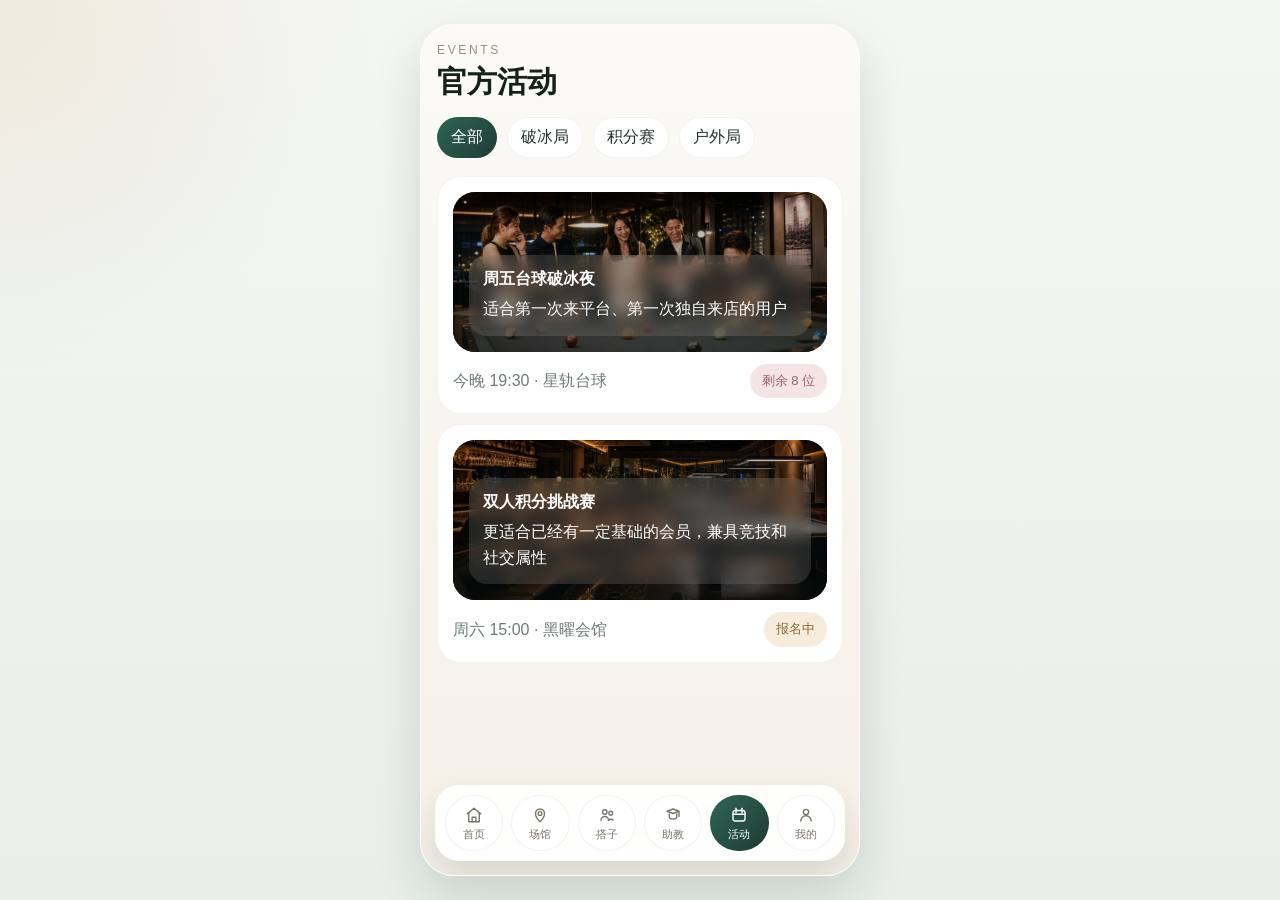
<file: events.html>
<!DOCTYPE html>
<html lang="zh-CN">
  <head>
    <meta charset="UTF-8" />
    <meta name="viewport" content="width=device-width, initial-scale=1.0, viewport-fit=cover" />
    <title>乐动平台 - 活动</title>
    <link rel="stylesheet" href="./app.css" />
  </head>
  <body data-page="events">
    <div class="demo-shell">
      <div class="phone">
        <main class="page">
          <header class="page-head">
            <div class="page-title-wrap">
              <p class="eyebrow">Events</p>
              <h1>官方活动</h1>
            </div>
          </header>

          <section class="section">
            <div class="chip-row" data-chip-group>
              <button class="chip active">全部</button>
              <button class="chip">破冰局</button>
              <button class="chip">积分赛</button>
              <button class="chip">户外局</button>
            </div>
          </section>

          <section class="section">
            <div class="list-stack">
              <a class="list-card" href="event-detail.html">
                <div class="cover has-image">
                  <img src="./team.jpg" alt="周五台球破冰夜活动图" />
                  <div class="cover-inner">
                    <div class="overlay-card">
                      <strong>周五台球破冰夜</strong>
                      <p>适合第一次来平台、第一次独自来店的用户</p>
                    </div>
                  </div>
                </div>
                <div class="info-row">
                  <span>今晚 19:30 · 星轨台球</span>
                  <span class="pill rose">剩余 8 位</span>
                </div>
              </a>

              <a class="list-card" href="event-detail.html">
                <div class="cover alt has-image">
                  <img src="./lounge.jpg" alt="双人积分挑战赛活动图" />
                  <div class="cover-inner">
                    <div class="overlay-card">
                      <strong>双人积分挑战赛</strong>
                      <p>更适合已经有一定基础的会员，兼具竞技和社交属性</p>
                    </div>
                  </div>
                </div>
                <div class="info-row">
                  <span>周六 15:00 · 黑曜会馆</span>
                  <span class="pill gold">报名中</span>
                </div>
              </a>
            </div>
          </section>
        </main>

        <nav class="tabbar">
          <a class="tab" data-tab="home" href="index.html">首页</a>
          <a class="tab" data-tab="venues" href="venues.html">场馆</a>
          <a class="tab" data-tab="buddies" href="buddies.html">搭子</a>
          <a class="tab" data-tab="coaches" href="coaches.html">助教</a>
          <a class="tab" data-tab="events" href="events.html">活动</a>
          <a class="tab" data-tab="profile" href="profile.html">我的</a>
        </nav>
      </div>
    </div>
    <div class="toast" id="toast"></div>
    <script src="./app.js"></script>
  </body>
</html>
</file>
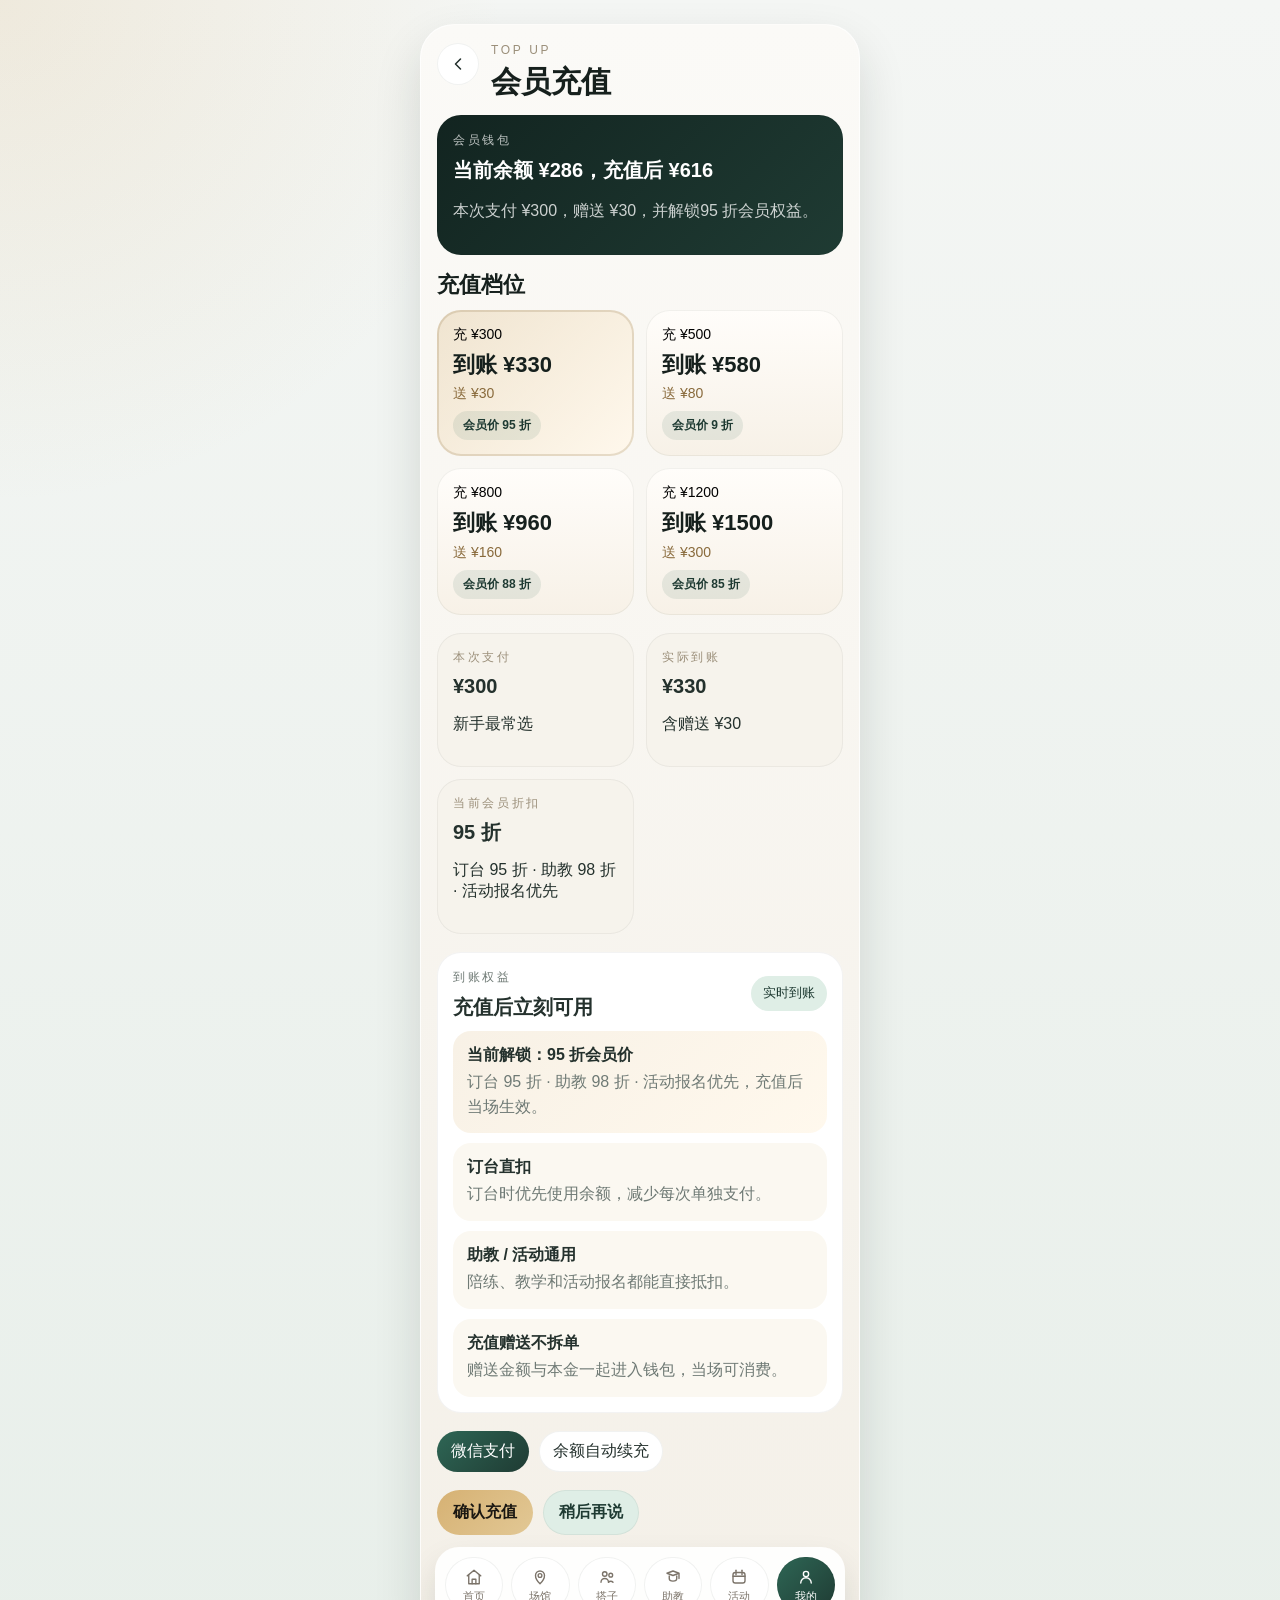
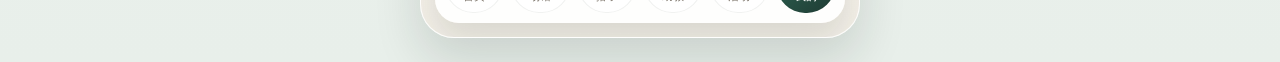
<file: membership-topup.html>
<!DOCTYPE html>
<html lang="zh-CN">
  <head>
    <meta charset="UTF-8" />
    <meta name="viewport" content="width=device-width, initial-scale=1.0, viewport-fit=cover" />
    <title>乐动平台 - 会员充值</title>
    <link rel="stylesheet" href="./app.css" />
  </head>
  <body data-page="profile">
    <div class="demo-shell">
      <div class="phone">
        <main class="page">
          <header class="page-head with-back">
            <button class="icon-btn" data-icon-button="back" aria-label="返回" data-back>返</button>
            <div class="page-title-wrap">
              <p class="eyebrow">Top Up</p>
              <h1>会员充值</h1>
            </div>
          </header>

          <section class="card dark">
            <p class="meta-label" style="color: rgba(255,255,255,0.72)">会员钱包</p>
            <h3 class="card-title" data-wallet-balance>当前余额 ¥286</h3>
            <p data-wallet-copy>本月已节省台费 ¥136，储值余额可用于订台、助教和官方活动。</p>
          </section>

          <section class="section">
            <div class="section-head">
              <h2 class="section-title">充值档位</h2>
            </div>
            <div class="topup-grid" data-topup-group>
              <button
                class="topup-card active"
                data-topup-option
                data-amount="300"
                data-bonus="30"
                data-arrival="330"
                data-badge="新手最常选"
                data-discount="95 折"
                data-discount-copy="订台 95 折 · 助教 98 折 · 活动报名优先"
              >
                <span class="topup-amount">充 ¥300</span>
                <strong>到账 ¥330</strong>
                <span class="topup-note">送 ¥30</span>
                <span class="topup-discount">会员价 95 折</span>
              </button>
              <button
                class="topup-card"
                data-topup-option
                data-amount="500"
                data-bonus="80"
                data-arrival="580"
                data-badge="推荐"
                data-discount="9 折"
                data-discount-copy="订台 9 折 · 助教 95 折 · 活动报名优先"
              >
                <span class="topup-amount">充 ¥500</span>
                <strong>到账 ¥580</strong>
                <span class="topup-note">送 ¥80</span>
                <span class="topup-discount">会员价 9 折</span>
              </button>
              <button
                class="topup-card"
                data-topup-option
                data-amount="800"
                data-bonus="160"
                data-arrival="960"
                data-badge="高频会员"
                data-discount="88 折"
                data-discount-copy="订台 88 折 · 助教 9 折 · 活动 95 折"
              >
                <span class="topup-amount">充 ¥800</span>
                <strong>到账 ¥960</strong>
                <span class="topup-note">送 ¥160</span>
                <span class="topup-discount">会员价 88 折</span>
              </button>
              <button
                class="topup-card"
                data-topup-option
                data-amount="1200"
                data-bonus="300"
                data-arrival="1500"
                data-badge="年度储值"
                data-discount="85 折"
                data-discount-copy="订台 85 折 · 助教 88 折 · 活动 9 折"
              >
                <span class="topup-amount">充 ¥1200</span>
                <strong>到账 ¥1500</strong>
                <span class="topup-note">送 ¥300</span>
                <span class="topup-discount">会员价 85 折</span>
              </button>
            </div>
          </section>

          <section class="section">
            <div class="summary-grid">
              <div class="summary-card">
                <p class="meta-label">本次支付</p>
                <h3 data-topup-amount>¥300</h3>
                <p data-topup-badge>新手最常选</p>
              </div>
              <div class="summary-card">
                <p class="meta-label">实际到账</p>
                <h3 data-topup-arrival>¥330</h3>
                <p data-topup-bonus>含赠送 ¥30</p>
              </div>
              <div class="summary-card">
                <p class="meta-label">当前会员折扣</p>
                <h3 data-topup-discount>95 折</h3>
                <p data-topup-discount-copy>订台 95 折 · 助教 98 折 · 活动报名优先</p>
              </div>
            </div>
          </section>

          <section class="section">
            <div class="list-card">
              <div class="info-row">
                <div>
                  <p class="meta-label">到账权益</p>
                  <h3>充值后立刻可用</h3>
                </div>
                <span class="pill green">实时到账</span>
              </div>
              <div class="benefit-list">
                <div class="benefit-item highlight">
                  <strong data-benefit-title>当前解锁：95 折会员价</strong>
                  <span data-benefit-copy>订台 95 折，助教服务 98 折，热门活动可优先报名。</span>
                </div>
                <div class="benefit-item">
                  <strong>订台直扣</strong>
                  <span>订台时优先使用余额，减少每次单独支付。</span>
                </div>
                <div class="benefit-item">
                  <strong>助教 / 活动通用</strong>
                  <span>陪练、教学和活动报名都能直接抵扣。</span>
                </div>
                <div class="benefit-item">
                  <strong>充值赠送不拆单</strong>
                  <span>赠送金额与本金一起进入钱包，当场可消费。</span>
                </div>
              </div>
            </div>
          </section>

          <section class="section">
            <div class="mini-tabs" data-chip-group>
              <button class="seg-btn active">微信支付</button>
              <button class="seg-btn">余额自动续充</button>
            </div>
          </section>

          <section class="section section-stack">
            <button class="primary-btn" data-topup-submit>确认充值</button>
            <a class="secondary-btn" href="profile.html">稍后再说</a>
          </section>
        </main>

        <nav class="tabbar">
          <a class="tab" data-tab="home" href="index.html">首页</a>
          <a class="tab" data-tab="venues" href="venues.html">场馆</a>
          <a class="tab" data-tab="buddies" href="buddies.html">搭子</a>
          <a class="tab" data-tab="coaches" href="coaches.html">助教</a>
          <a class="tab" data-tab="events" href="events.html">活动</a>
          <a class="tab" data-tab="profile" href="profile.html">我的</a>
        </nav>
      </div>
    </div>
    <div class="toast" id="toast"></div>
    <script src="./app.js"></script>
  </body>
</html>
</file>
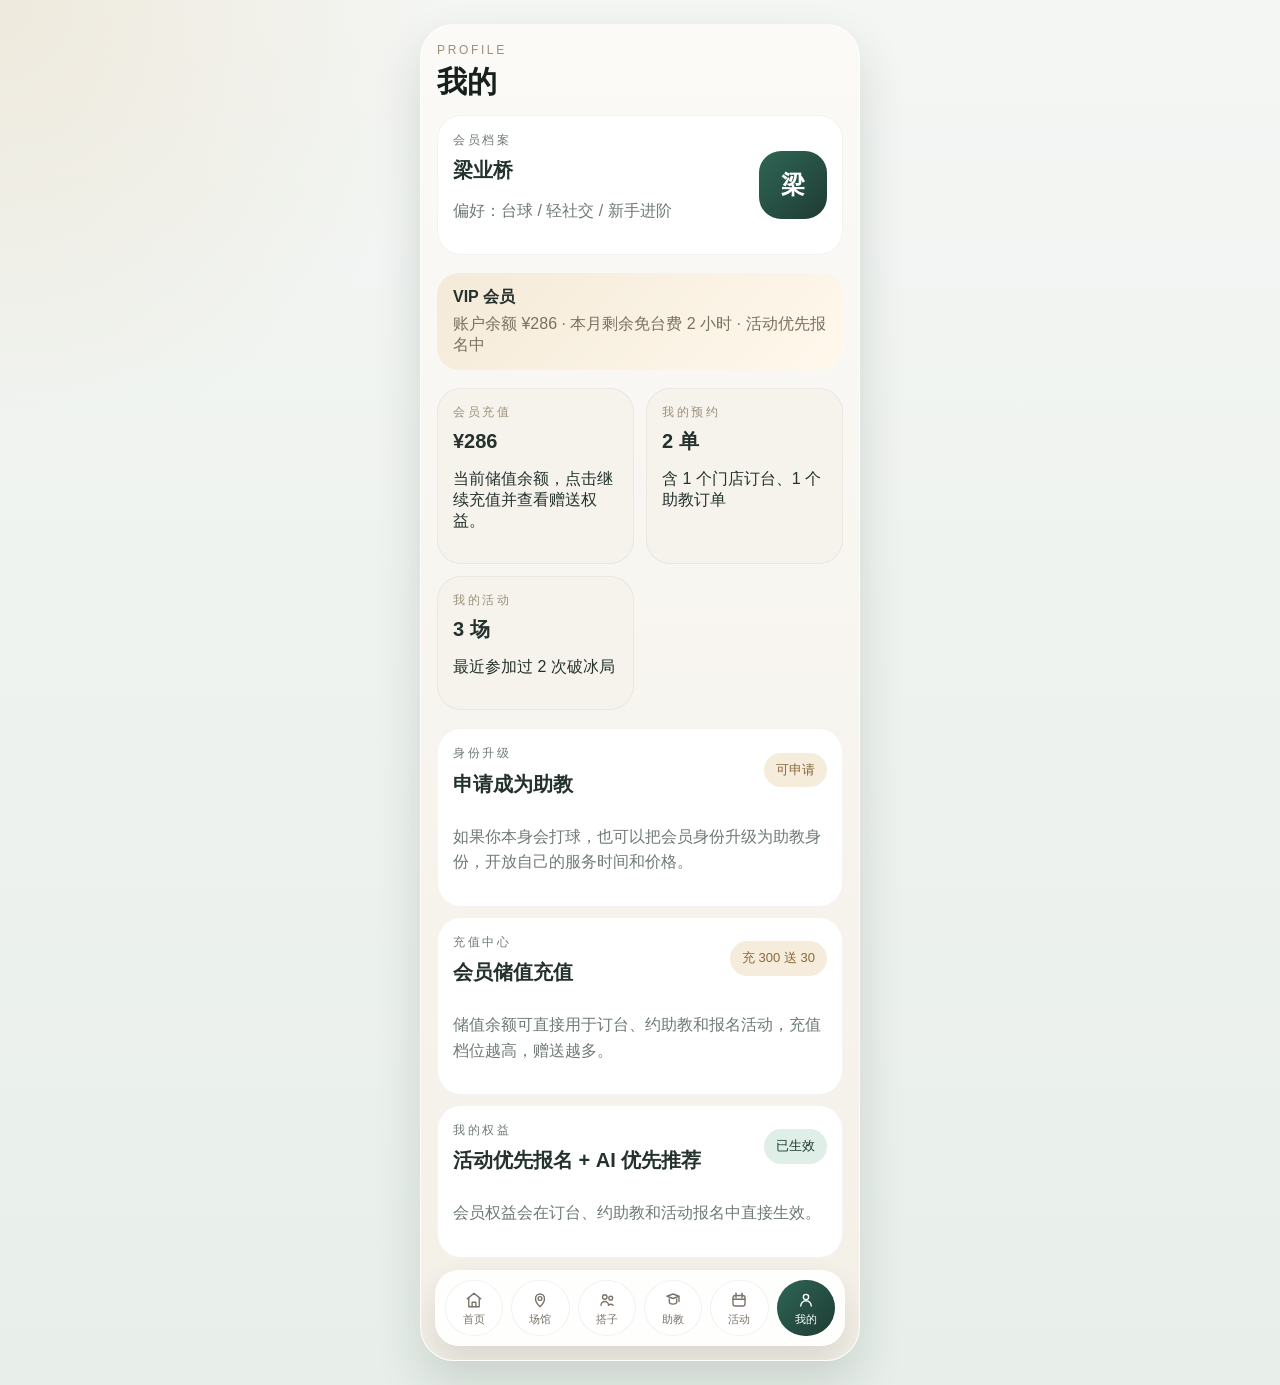
<file: profile.html>
<!DOCTYPE html>
<html lang="zh-CN">
  <head>
    <meta charset="UTF-8" />
    <meta name="viewport" content="width=device-width, initial-scale=1.0, viewport-fit=cover" />
    <title>乐动平台 - 我的</title>
    <link rel="stylesheet" href="./app.css" />
  </head>
  <body data-page="profile">
    <div class="demo-shell">
      <div class="phone">
        <main class="page">
          <header class="page-head">
            <div class="page-title-wrap">
              <p class="eyebrow">Profile</p>
              <h1>我的</h1>
            </div>
          </header>

          <section class="card">
            <div class="profile-head">
              <div>
                <p class="meta-label">会员档案</p>
                <h3 class="card-title">梁业桥</h3>
                <p>偏好：台球 / 轻社交 / 新手进阶</p>
              </div>
              <div class="avatar">梁</div>
            </div>
          </section>

          <section class="section">
            <div class="profile-badge">
              <strong>VIP 会员</strong>
              <span>账户余额 ¥286 · 本月剩余免台费 2 小时 · 活动优先报名中</span>
            </div>
          </section>

          <section class="section">
            <div class="summary-grid">
              <a class="summary-card" href="membership-topup.html">
                <p class="meta-label">会员充值</p>
                <h3>¥286</h3>
                <p>当前储值余额，点击继续充值并查看赠送权益。</p>
              </a>
              <div class="summary-card">
                <p class="meta-label">我的预约</p>
                <h3>2 单</h3>
                <p>含 1 个门店订台、1 个助教订单</p>
              </div>
              <div class="summary-card">
                <p class="meta-label">我的活动</p>
                <h3>3 场</h3>
                <p>最近参加过 2 次破冰局</p>
              </div>
            </div>
          </section>

          <section class="section">
            <div class="list-stack">
              <a class="list-card" href="coach-apply.html">
                <div class="info-row">
                  <div>
                    <p class="meta-label">身份升级</p>
                    <h3>申请成为助教</h3>
                  </div>
                  <span class="pill gold">可申请</span>
                </div>
                <p>如果你本身会打球，也可以把会员身份升级为助教身份，开放自己的服务时间和价格。</p>
              </a>

              <a class="list-card" href="membership-topup.html">
                <div class="info-row">
                  <div>
                    <p class="meta-label">充值中心</p>
                    <h3>会员储值充值</h3>
                  </div>
                  <span class="pill gold">充 300 送 30</span>
                </div>
                <p>储值余额可直接用于订台、约助教和报名活动，充值档位越高，赠送越多。</p>
              </a>

              <div class="list-card">
                <div class="info-row">
                  <div>
                    <p class="meta-label">我的权益</p>
                    <h3>活动优先报名 + AI 优先推荐</h3>
                  </div>
                  <span class="pill green">已生效</span>
                </div>
                <p>会员权益会在订台、约助教和活动报名中直接生效。</p>
              </div>
            </div>
          </section>
        </main>

        <nav class="tabbar">
          <a class="tab" data-tab="home" href="index.html">首页</a>
          <a class="tab" data-tab="venues" href="venues.html">场馆</a>
          <a class="tab" data-tab="buddies" href="buddies.html">搭子</a>
          <a class="tab" data-tab="coaches" href="coaches.html">助教</a>
          <a class="tab" data-tab="events" href="events.html">活动</a>
          <a class="tab" data-tab="profile" href="profile.html">我的</a>
        </nav>
      </div>
    </div>
    <div class="toast" id="toast"></div>
    <script src="./app.js"></script>
  </body>
</html>
</file>
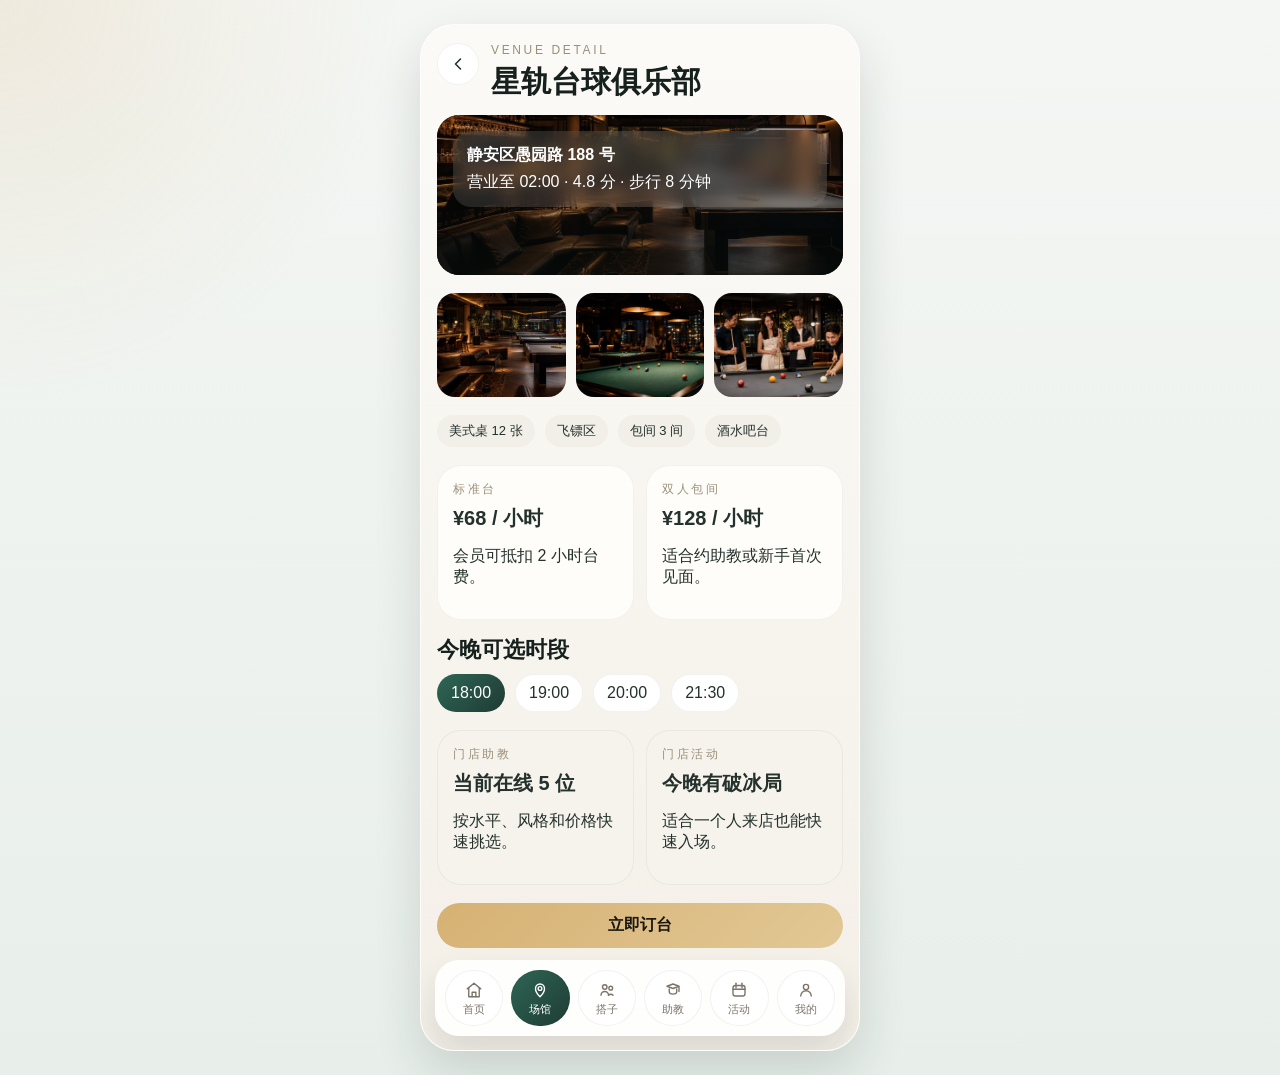
<file: venue-detail.html>
<!DOCTYPE html>
<html lang="zh-CN">
  <head>
    <meta charset="UTF-8" />
    <meta name="viewport" content="width=device-width, initial-scale=1.0, viewport-fit=cover" />
    <title>乐动平台 - 场馆详情</title>
    <link rel="stylesheet" href="./app.css" />
  </head>
  <body data-page="venues">
    <div class="demo-shell">
      <div class="phone">
        <main class="page">
          <header class="page-head with-back">
            <button class="icon-btn" data-icon-button="back" aria-label="返回" data-back>返</button>
            <div class="page-title-wrap">
              <p class="eyebrow">Venue Detail</p>
              <h1>星轨台球俱乐部</h1>
            </div>
          </header>

          <section class="cover has-image">
            <img src="./lounge.jpg" alt="星轨台球俱乐部门店环境图" />
            <div class="cover-inner">
              <div class="overlay-card">
                <strong>静安区愚园路 188 号</strong>
                <p>营业至 02:00 · 4.8 分 · 步行 8 分钟</p>
              </div>
            </div>
          </section>

          <section class="section">
            <div class="image-grid">
              <div class="image-tile"><img src="./lounge.jpg" alt="门店休闲区" /></div>
              <div class="image-tile"><img src="./lamp.jpg" alt="门店氛围灯光" /></div>
              <div class="image-tile"><img src="./team.jpg" alt="门店活动场景" /></div>
            </div>
          </section>

          <section class="section">
            <div class="chip-row">
              <span class="pill">美式桌 12 张</span>
              <span class="pill">飞镖区</span>
              <span class="pill">包间 3 间</span>
              <span class="pill">酒水吧台</span>
            </div>
          </section>

          <section class="section">
            <div class="price-grid">
              <div class="price-card">
                <p class="meta-label">标准台</p>
                <h3>¥68 / 小时</h3>
                <p>会员可抵扣 2 小时台费。</p>
              </div>
              <div class="price-card">
                <p class="meta-label">双人包间</p>
                <h3>¥128 / 小时</h3>
                <p>适合约助教或新手首次见面。</p>
              </div>
            </div>
          </section>

          <section class="section">
            <div class="section-head">
              <h2 class="section-title">今晚可选时段</h2>
            </div>
            <div class="times" data-chip-group>
              <button class="slot active">18:00</button>
              <button class="slot">19:00</button>
              <button class="slot">20:00</button>
              <button class="slot">21:30</button>
            </div>
          </section>

          <section class="section">
            <div class="summary-grid">
              <a class="summary-card" href="coaches.html">
                <p class="meta-label">门店助教</p>
                <h3>当前在线 5 位</h3>
                <p>按水平、风格和价格快速挑选。</p>
              </a>
              <a class="summary-card" href="event-detail.html">
                <p class="meta-label">门店活动</p>
                <h3>今晚有破冰局</h3>
                <p>适合一个人来店也能快速入场。</p>
              </a>
            </div>
          </section>

          <section class="section">
            <a class="primary-btn" href="booking.html" style="display: block; text-align: center">立即订台</a>
          </section>
        </main>

        <nav class="tabbar">
          <a class="tab" data-tab="home" href="index.html">首页</a>
          <a class="tab" data-tab="venues" href="venues.html">场馆</a>
          <a class="tab" data-tab="buddies" href="buddies.html">搭子</a>
          <a class="tab" data-tab="coaches" href="coaches.html">助教</a>
          <a class="tab" data-tab="events" href="events.html">活动</a>
          <a class="tab" data-tab="profile" href="profile.html">我的</a>
        </nav>
      </div>
    </div>
    <div class="toast" id="toast"></div>
    <script src="./app.js"></script>
  </body>
</html>
</file>
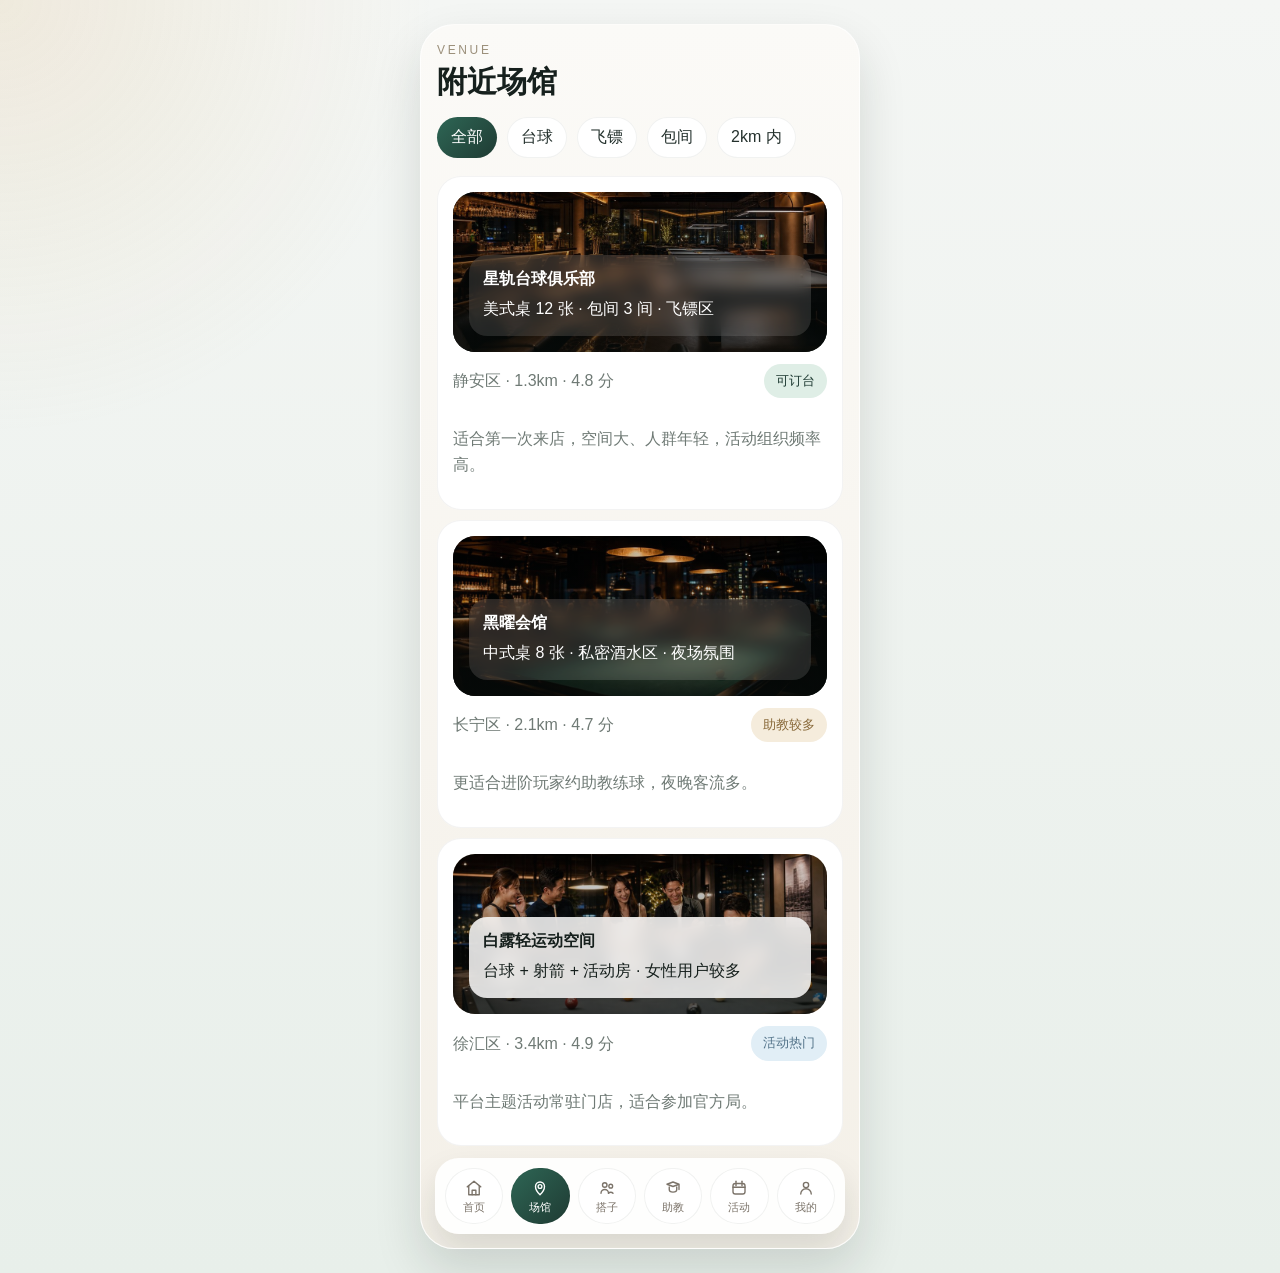
<file: venues.html>
<!DOCTYPE html>
<html lang="zh-CN">
  <head>
    <meta charset="UTF-8" />
    <meta name="viewport" content="width=device-width, initial-scale=1.0, viewport-fit=cover" />
    <title>乐动平台 - 场馆</title>
    <link rel="stylesheet" href="./app.css" />
  </head>
  <body data-page="venues">
    <div class="demo-shell">
      <div class="phone">
        <main class="page">
          <header class="page-head">
            <div class="page-title-wrap">
              <p class="eyebrow">Venue</p>
              <h1>附近场馆</h1>
            </div>
          </header>

          <section class="section">
            <div class="chip-row" data-chip-group>
              <button class="chip active">全部</button>
              <button class="chip">台球</button>
              <button class="chip">飞镖</button>
              <button class="chip">包间</button>
              <button class="chip">2km 内</button>
            </div>
          </section>

          <section class="section">
            <div class="list-stack">
              <a class="list-card" href="venue-detail.html">
                <div class="cover has-image">
                  <img src="./lounge.jpg" alt="星轨台球俱乐部环境图" />
                  <div class="cover-inner">
                    <div class="overlay-card">
                      <strong>星轨台球俱乐部</strong>
                      <p>美式桌 12 张 · 包间 3 间 · 飞镖区</p>
                    </div>
                  </div>
                </div>
                <div class="info-row">
                  <span>静安区 · 1.3km · 4.8 分</span>
                  <span class="pill green">可订台</span>
                </div>
                <p>适合第一次来店，空间大、人群年轻，活动组织频率高。</p>
              </a>

              <a class="list-card" href="venue-detail.html">
                <div class="cover alt has-image">
                  <img src="./lamp.jpg" alt="黑曜会馆环境图" />
                  <div class="cover-inner">
                    <div class="overlay-card">
                      <strong>黑曜会馆</strong>
                      <p>中式桌 8 张 · 私密酒水区 · 夜场氛围</p>
                    </div>
                  </div>
                </div>
                <div class="info-row">
                  <span>长宁区 · 2.1km · 4.7 分</span>
                  <span class="pill gold">助教较多</span>
                </div>
                <p>更适合进阶玩家约助教练球，夜晚客流多。</p>
              </a>

              <a class="list-card" href="venue-detail.html">
                <div class="cover soft has-image">
                  <img src="./team.jpg" alt="白露轻运动空间活动图" />
                  <div class="cover-inner">
                    <div class="overlay-card">
                      <strong>白露轻运动空间</strong>
                      <p>台球 + 射箭 + 活动房 · 女性用户较多</p>
                    </div>
                  </div>
                </div>
                <div class="info-row">
                  <span>徐汇区 · 3.4km · 4.9 分</span>
                  <span class="pill blue">活动热门</span>
                </div>
                <p>平台主题活动常驻门店，适合参加官方局。</p>
              </a>
            </div>
          </section>
        </main>

        <nav class="tabbar">
          <a class="tab" data-tab="home" href="index.html">首页</a>
          <a class="tab" data-tab="venues" href="venues.html">场馆</a>
          <a class="tab" data-tab="buddies" href="buddies.html">搭子</a>
          <a class="tab" data-tab="coaches" href="coaches.html">助教</a>
          <a class="tab" data-tab="events" href="events.html">活动</a>
          <a class="tab" data-tab="profile" href="profile.html">我的</a>
        </nav>
      </div>
    </div>
    <div class="toast" id="toast"></div>
    <script src="./app.js"></script>
  </body>
</html>
</file>
<file: app.css>
:root {
  --bg: #edf2ee;
  --paper: #f8f6f2;
  --surface: #ffffff;
  --surface-soft: #f2eee8;
  --ink: #16201d;
  --text: #24312d;
  --muted: #6f7a75;
  --line: #dde4de;
  --green-900: #122420;
  --green-700: #1f3b33;
  --green-500: #2e6655;
  --green-100: #dfeee6;
  --gold-500: #d6b173;
  --gold-100: #f5ecdc;
  --rose-100: #f5e4e5;
  --blue-100: #e1eef6;
  --shadow: 0 22px 48px rgba(24, 34, 31, 0.14);
}

* {
  box-sizing: border-box;
}

html,
body {
  margin: 0;
  min-height: 100%;
  background:
    radial-gradient(circle at top left, rgba(214, 177, 115, 0.18), transparent 24%),
    linear-gradient(180deg, #f4f6f4, #e8efea);
  color: var(--text);
  font-family: -apple-system, BlinkMacSystemFont, "Segoe UI", "PingFang SC", "Hiragino Sans GB",
    "Microsoft YaHei", sans-serif;
}

body {
  padding: 24px;
}

a {
  color: inherit;
  text-decoration: none;
}

button,
select {
  font: inherit;
}

.demo-shell {
  max-width: 440px;
  margin: 0 auto;
}

.phone {
  position: relative;
  min-height: calc(100vh - 48px);
  background: linear-gradient(180deg, #fbfaf7, #f4f0e8);
  border-radius: 34px;
  overflow: hidden;
  box-shadow: var(--shadow);
  border: 1px solid rgba(255, 255, 255, 0.8);
}

.page {
  padding: calc(18px + env(safe-area-inset-top, 0px)) 16px 102px;
}

.page-head {
  display: flex;
  align-items: flex-start;
  justify-content: space-between;
  gap: 12px;
  margin-bottom: 16px;
}

.page-head.with-back {
  justify-content: flex-start;
  align-items: flex-start;
}

.page-title-wrap {
  flex: 1;
  min-width: 0;
}

.page-head h1,
.section-title,
.hero-card h2 {
  margin: 0;
  color: var(--ink);
  line-height: 1.12;
}

.page-head h1 {
  font-size: 30px;
}

.eyebrow,
.meta-label {
  margin: 0 0 8px;
  font-size: 12px;
  text-transform: uppercase;
  letter-spacing: 0.22em;
  color: #9b8f7a;
}

.subcopy,
.muted,
.card p,
.list-card p,
.hero-card p,
.detail-copy,
.info-row span,
.review-card p {
  color: var(--muted);
  line-height: 1.6;
}

.icon-btn,
.chip,
.tab,
.ghost-btn,
.primary-btn,
.secondary-btn,
.slot,
.seg-btn {
  border-radius: 999px;
  border: none;
  transition: transform 160ms ease, background 160ms ease, color 160ms ease;
}

.icon-btn,
.chip,
.tab,
.ghost-btn,
.secondary-btn,
.slot,
.seg-btn {
  background: var(--surface);
  color: var(--text);
  box-shadow: inset 0 0 0 1px rgba(22, 32, 29, 0.06);
}

.icon-btn,
.ghost-btn,
.primary-btn,
.secondary-btn,
.chip,
.slot,
.seg-btn {
  cursor: pointer;
}

.icon-btn:hover,
.ghost-btn:hover,
.primary-btn:hover,
.secondary-btn:hover,
.chip:hover,
.slot:hover,
.seg-btn:hover,
.tab:hover {
  transform: translateY(-1px);
}

.icon-btn {
  width: 42px;
  height: 42px;
  display: inline-flex;
  align-items: center;
  justify-content: center;
  padding: 0;
  font-size: 18px;
}

.ui-icon {
  width: 20px;
  height: 20px;
  display: inline-flex;
  align-items: center;
  justify-content: center;
  flex: 0 0 20px;
}

.ui-icon svg {
  width: 100%;
  height: 100%;
  stroke: currentColor;
  fill: none;
  stroke-width: 1.85;
  stroke-linecap: round;
  stroke-linejoin: round;
}

.hero-card {
  padding: 20px;
  border-radius: 28px;
  color: #fff;
  background:
    radial-gradient(circle at top right, rgba(214, 177, 115, 0.34), transparent 32%),
    linear-gradient(135deg, rgba(17, 31, 27, 0.96), rgba(44, 84, 70, 0.88));
}

.hero-card h2 {
  color: #fff;
  font-size: 28px;
}

.hero-actions,
.quick-grid,
.metrics,
.chip-row,
.section-stack,
.times,
.service-list,
.review-list,
.list-stack,
.form-grid,
.dual-actions,
.mini-tabs,
.badge-row {
  display: flex;
  gap: 10px;
  flex-wrap: wrap;
}

.hero-actions {
  margin-top: 16px;
}

.quick-grid,
.metrics,
.service-list {
  display: grid;
  grid-template-columns: repeat(2, minmax(0, 1fr));
}

.metrics {
  margin-top: 16px;
  gap: 10px;
}

.metric {
  padding: 14px;
  border-radius: 20px;
  background: rgba(255, 255, 255, 0.12);
}

.metric strong,
.price-card strong,
.profile-badge strong,
.summary-card strong,
.review-score strong {
  display: block;
}

.metric span {
  display: block;
  margin-top: 6px;
  color: rgba(255, 255, 255, 0.76);
  font-size: 13px;
}

.primary-btn,
.secondary-btn,
.ghost-btn {
  padding: 12px 16px;
  font-weight: 600;
}

.primary-btn {
  background: linear-gradient(135deg, var(--gold-500), #e2c895);
  color: #1a1712;
}

.secondary-btn {
  background: var(--green-100);
  color: var(--green-700);
}

.ghost-btn {
  background: rgba(255, 255, 255, 0.12);
  color: #fff;
  box-shadow: inset 0 0 0 1px rgba(255, 255, 255, 0.12);
}

.section {
  margin-top: 18px;
}

.section-head {
  display: flex;
  justify-content: space-between;
  gap: 12px;
  align-items: center;
  margin-bottom: 12px;
}

.section-title {
  font-size: 22px;
}

.chip {
  padding: 10px 14px;
}

.chip.active,
.slot.active,
.seg-btn.active {
  background: linear-gradient(135deg, var(--green-500), var(--green-700));
  color: #fff;
  box-shadow: none;
}

.card,
.list-card,
.summary-card,
.price-card,
.review-card {
  padding: 16px;
  border-radius: 24px;
  background: var(--surface);
  box-shadow: inset 0 0 0 1px rgba(22, 32, 29, 0.05);
}

.card.dark {
  background: linear-gradient(135deg, var(--green-900), var(--green-700));
  color: #fff;
}

.card.dark p,
.card.dark .muted {
  color: rgba(255, 255, 255, 0.78);
}

.card-title,
.list-card h3,
.summary-card h3,
.price-card h3,
.review-card h3 {
  margin: 0;
  font-size: 20px;
  line-height: 1.2;
}

.list-stack {
  flex-direction: column;
}

.list-card {
  display: grid;
  gap: 12px;
}

.is-hidden {
  display: none !important;
}

.info-row {
  display: flex;
  justify-content: space-between;
  gap: 12px;
  align-items: center;
}

.pill {
  display: inline-flex;
  padding: 7px 12px;
  border-radius: 999px;
  background: var(--surface-soft);
  color: var(--text);
  font-size: 13px;
}

.pill.gold {
  background: var(--gold-100);
  color: #88693a;
}

.pill.green {
  background: var(--green-100);
  color: var(--green-700);
}

.pill.rose {
  background: var(--rose-100);
  color: #94646b;
}

.pill.blue {
  background: var(--blue-100);
  color: #537389;
}

.cover {
  min-height: 160px;
  border-radius: 22px;
  position: relative;
  overflow: hidden;
  background:
    radial-gradient(circle at top right, rgba(214, 177, 115, 0.25), transparent 32%),
    linear-gradient(135deg, #1d2f29, #0f1916 58%, #44584d);
}

.cover.alt {
  background:
    radial-gradient(circle at top left, rgba(217, 143, 144, 0.24), transparent 30%),
    linear-gradient(135deg, #202828, #111918 58%, #30453e);
}

.cover.soft {
  background:
    radial-gradient(circle at top left, rgba(214, 177, 115, 0.2), transparent 28%),
    linear-gradient(135deg, #efe8db, #f8f6f2);
}

.cover-inner {
  height: 100%;
  padding: 16px;
  display: flex;
  align-items: end;
  position: relative;
  z-index: 2;
}

.cover img {
  position: absolute;
  inset: 0;
  width: 100%;
  height: 100%;
  object-fit: cover;
}

.cover.has-image::after {
  content: "";
  position: absolute;
  inset: 0;
  background: linear-gradient(180deg, rgba(8, 14, 12, 0.08), rgba(8, 14, 12, 0.64));
  z-index: 1;
}

.overlay-card {
  width: 100%;
  padding: 14px;
  border-radius: 18px;
  background: rgba(255, 255, 255, 0.12);
  color: #fff;
  backdrop-filter: blur(8px);
}

.cover.soft .overlay-card {
  background: rgba(255, 255, 255, 0.84);
  color: var(--ink);
}

.image-grid {
  display: grid;
  grid-template-columns: repeat(3, minmax(0, 1fr));
  gap: 10px;
}

.image-tile {
  height: 104px;
  border-radius: 18px;
  overflow: hidden;
  background: var(--surface);
  box-shadow: inset 0 0 0 1px rgba(22, 32, 29, 0.05);
}

.image-tile img {
  width: 100%;
  height: 100%;
  object-fit: cover;
  display: block;
}

.overlay-card p {
  margin: 6px 0 0;
  color: inherit;
}

.slots,
.mini-tabs {
  display: flex;
  gap: 10px;
  flex-wrap: wrap;
}

.slot,
.seg-btn {
  padding: 10px 14px;
}

.price-grid,
.summary-grid {
  display: grid;
  grid-template-columns: repeat(2, minmax(0, 1fr));
  gap: 12px;
}

.price-card {
  background: #fffdf9;
}

.summary-card {
  background: #f6f3ec;
}

.profile-head {
  display: flex;
  justify-content: space-between;
  gap: 12px;
  align-items: center;
}

.avatar {
  width: 68px;
  height: 68px;
  border-radius: 22px;
  display: grid;
  place-items: center;
  background: linear-gradient(135deg, var(--green-500), var(--green-700));
  color: #fff;
  font-weight: 700;
  font-size: 24px;
}

.profile-badge {
  padding: 14px 16px;
  border-radius: 22px;
  background: linear-gradient(135deg, #f4ead8, #fff8ec);
}

.profile-badge span {
  display: block;
  margin-top: 6px;
  color: #7c705f;
}

.review-list {
  flex-direction: column;
}

.review-card {
  display: grid;
  gap: 10px;
}

.benefit-list {
  display: grid;
  gap: 10px;
}

.benefit-item {
  display: grid;
  gap: 4px;
  padding: 14px;
  border-radius: 18px;
  background: #fbf8f1;
}

.benefit-item.highlight {
  background: linear-gradient(135deg, rgba(214, 177, 115, 0.18), rgba(255, 248, 236, 0.95));
}

.benefit-item span {
  color: var(--muted);
  line-height: 1.55;
}

.review-score {
  display: flex;
  justify-content: space-between;
  align-items: center;
}

.form-grid {
  flex-direction: column;
}

.field {
  display: grid;
  gap: 8px;
}

.field label {
  font-size: 14px;
  color: var(--muted);
}

.field input,
.field textarea,
.field select {
  width: 100%;
  border: none;
  border-radius: 18px;
  padding: 14px 16px;
  background: #fff;
  box-shadow: inset 0 0 0 1px rgba(22, 32, 29, 0.06);
  color: var(--text);
}

.field textarea {
  min-height: 96px;
  resize: vertical;
}

.topup-grid {
  display: grid;
  grid-template-columns: repeat(2, minmax(0, 1fr));
  gap: 12px;
}

.topup-card {
  padding: 16px;
  border-radius: 24px;
  border: none;
  text-align: left;
  background: linear-gradient(180deg, #fffdfa, #f7f1e7);
  box-shadow: inset 0 0 0 1px rgba(22, 32, 29, 0.06);
  display: grid;
  gap: 8px;
}

.topup-card strong {
  font-size: 22px;
  line-height: 1.15;
  color: var(--ink);
}

.topup-card.active {
  background: linear-gradient(135deg, rgba(214, 177, 115, 0.28), rgba(255, 248, 236, 0.98));
  box-shadow: inset 0 0 0 2px rgba(134, 105, 58, 0.2);
}

.topup-amount,
.topup-note {
  font-size: 14px;
}

.topup-note {
  color: #88693a;
}

.topup-discount {
  display: inline-flex;
  width: fit-content;
  padding: 6px 10px;
  border-radius: 999px;
  background: rgba(46, 102, 85, 0.1);
  color: var(--green-700);
  font-size: 12px;
  font-weight: 600;
}

.tabbar {
  position: absolute;
  inset: auto 14px 14px 14px;
  display: grid;
  grid-template-columns: repeat(6, 1fr);
  gap: 8px;
  padding: 10px;
  border-radius: 24px;
  background: rgba(255, 255, 255, 0.92);
  box-shadow: 0 18px 34px rgba(17, 31, 27, 0.12);
}

.tab {
  min-height: 56px;
  padding: 8px 4px;
  display: flex;
  flex-direction: column;
  align-items: center;
  justify-content: center;
  gap: 4px;
  text-align: center;
  font-size: 11px;
  line-height: 1.1;
  color: #7b7369;
  min-width: 0;
}

.tab .ui-icon {
  width: 18px;
  height: 18px;
  flex-basis: 18px;
}

.tab-label {
  white-space: nowrap;
}

.tab.active {
  background: linear-gradient(135deg, var(--green-500), var(--green-700));
  color: #fff;
}

.toast {
  position: fixed;
  left: 50%;
  bottom: 110px;
  transform: translateX(-50%) translateY(20px);
  max-width: calc(100% - 48px);
  padding: 12px 16px;
  background: rgba(22, 32, 29, 0.92);
  color: #fff;
  border-radius: 16px;
  font-size: 14px;
  opacity: 0;
  pointer-events: none;
  transition: 180ms ease;
  z-index: 20;
}

.toast.visible {
  opacity: 1;
  transform: translateX(-50%) translateY(0);
}

@media (max-width: 520px) {
  body {
    padding: 0;
  }

  .demo-shell {
    max-width: none;
  }

  .phone {
    min-height: 100vh;
    border-radius: 0;
  }
}

@media (max-width: 420px) {
  .page {
    padding-bottom: 150px;
  }

  .topup-grid,
  .summary-grid,
  .price-grid {
    grid-template-columns: 1fr;
  }

  .tabbar {
    grid-template-columns: repeat(3, minmax(0, 1fr));
    gap: 10px 8px;
    padding: 12px;
  }

  .tab {
    min-height: 50px;
    padding: 8px 2px;
    border-radius: 18px;
    font-size: 10px;
  }

  .tab .ui-icon {
    width: 16px;
    height: 16px;
    flex-basis: 16px;
  }
}
</file>
